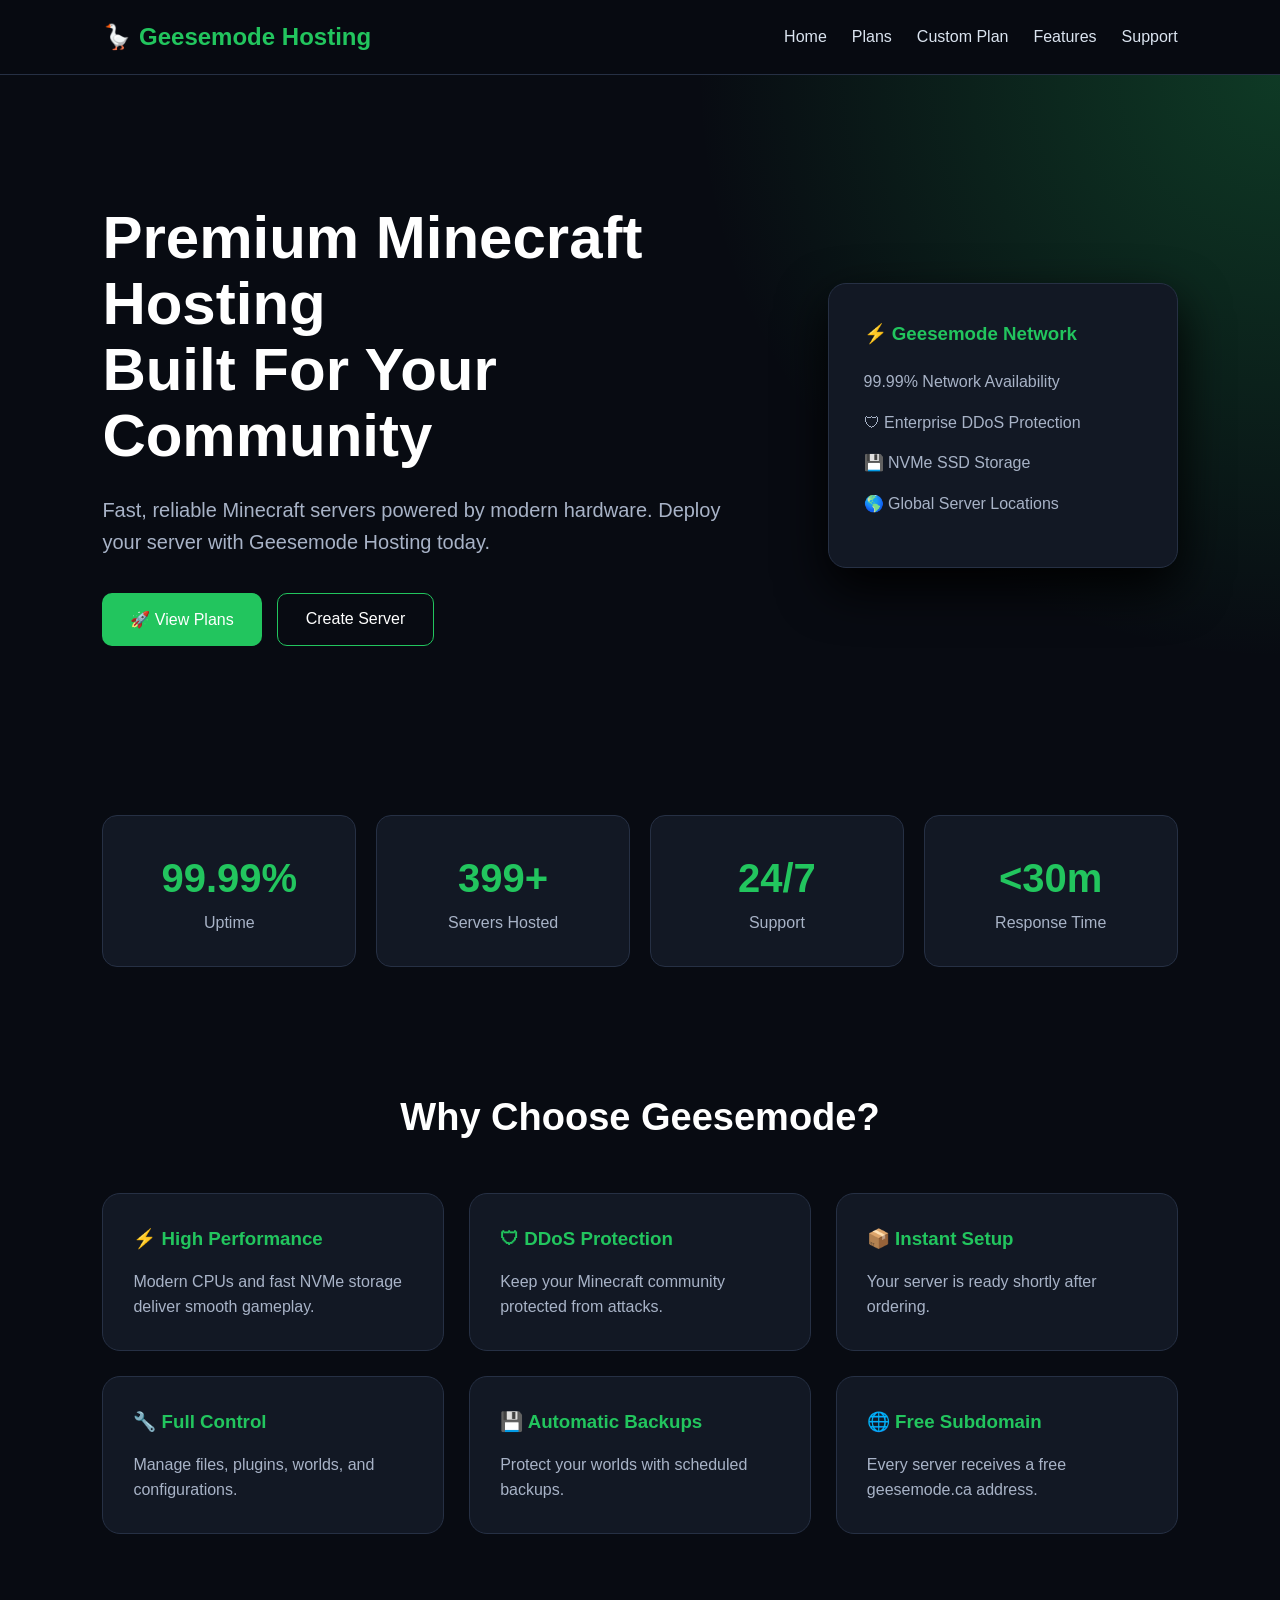
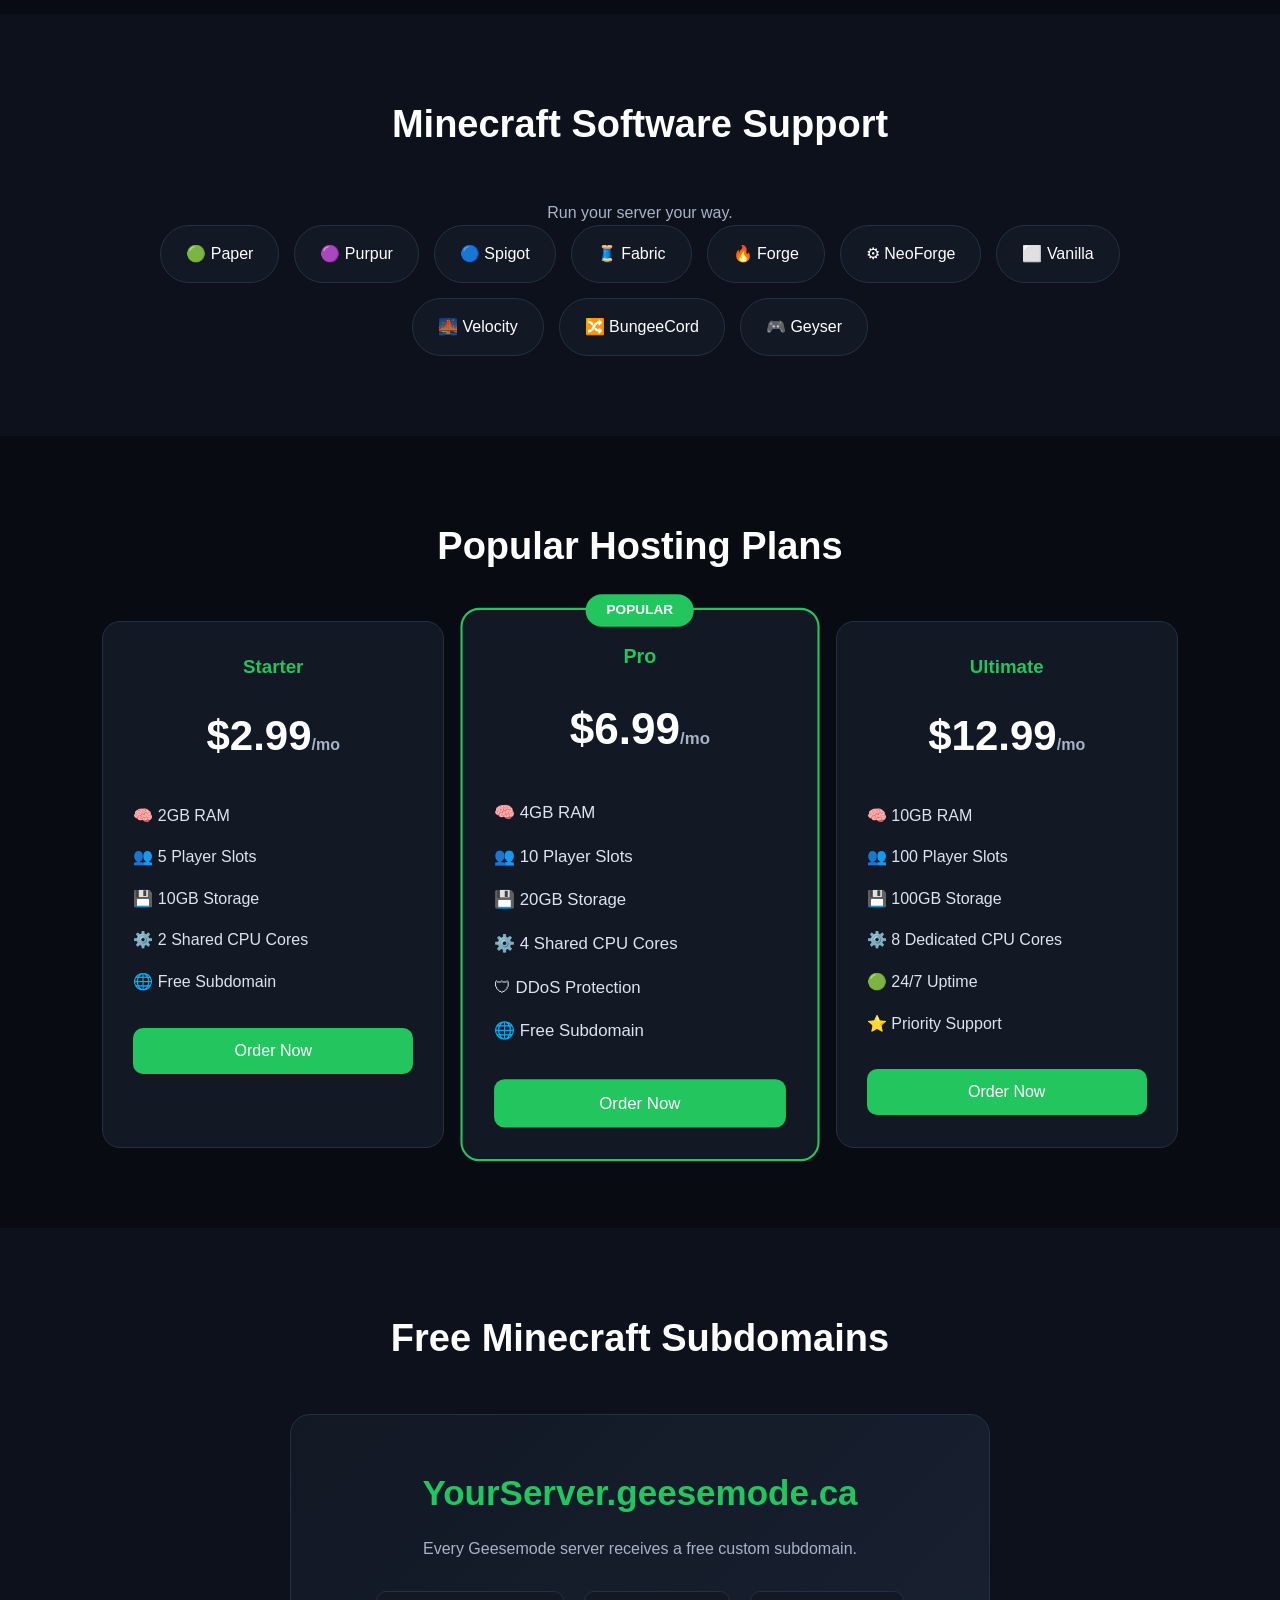
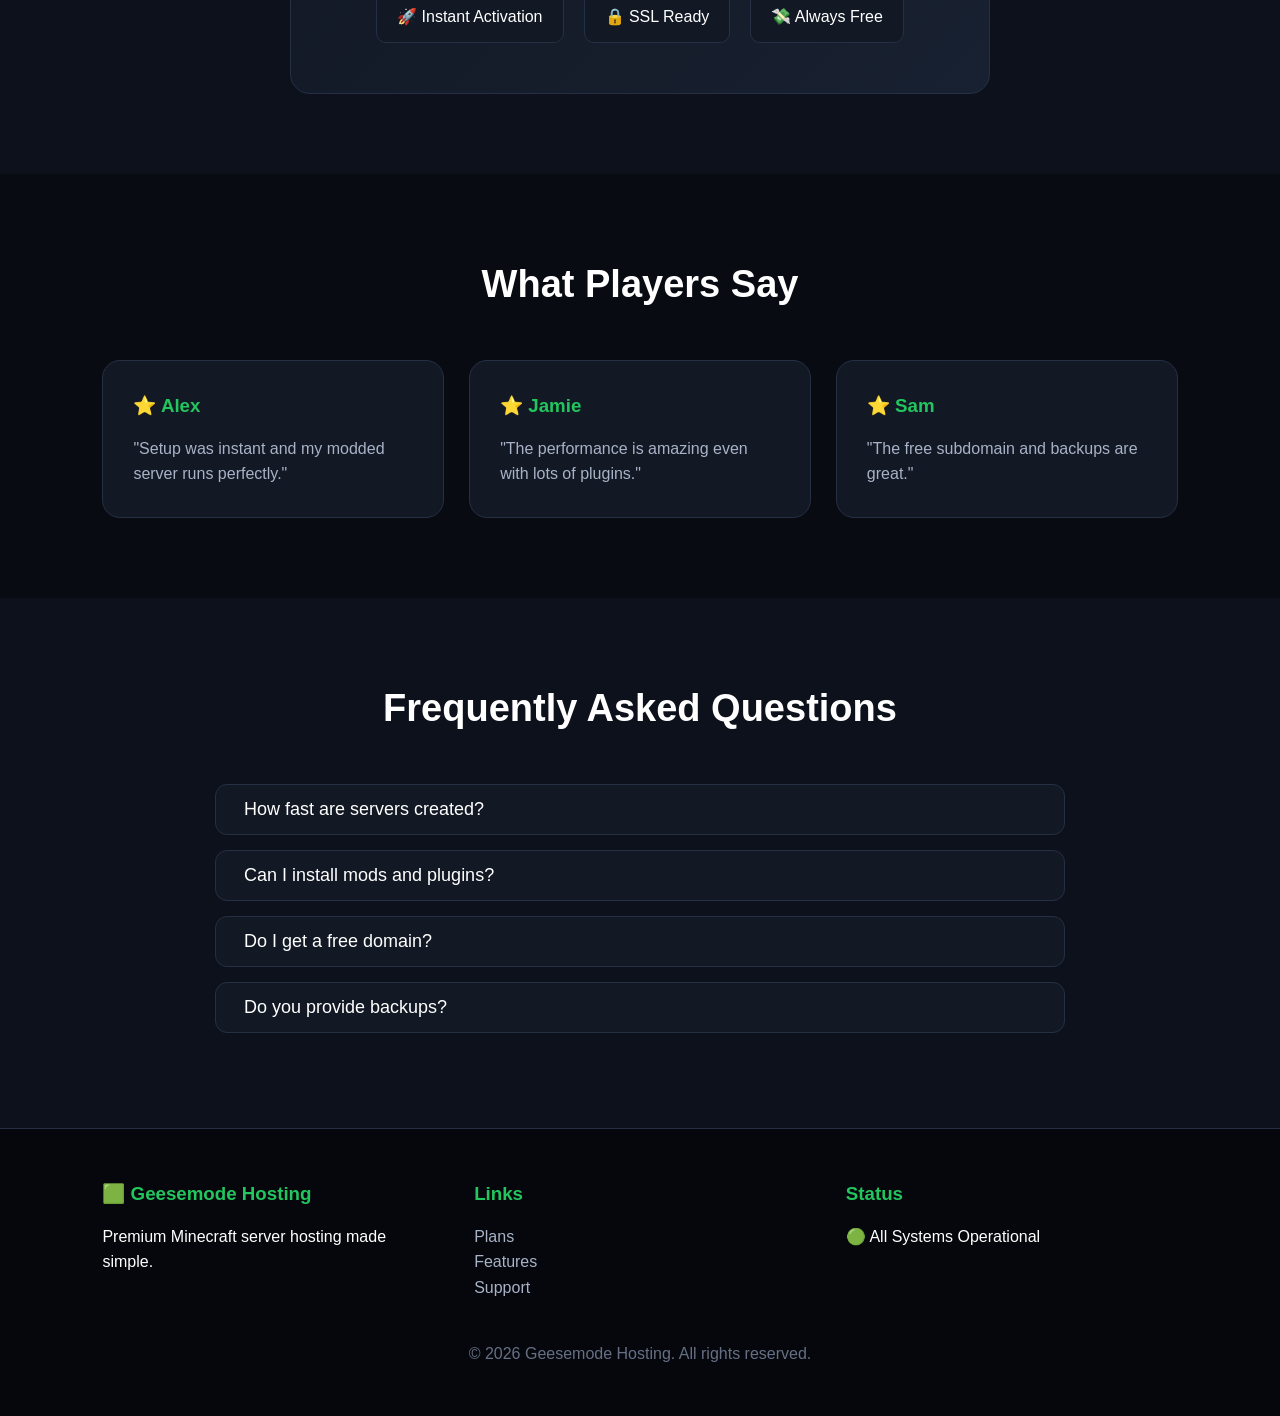
<file: index.html>
<!DOCTYPE html>
<html lang="en">

<head>
<meta charset="UTF-8">
<meta name="viewport" content="width=device-width, initial-scale=1.0">
<link rel="icon" type="image/x-icon" href="icon.png">
<title>Geesemode Hosting | Premium Minecraft Server Hosting</title>

<link rel="stylesheet" href="style.css">

</head>

<body>

<header class="navbar">

<div class="logo">
🪿 Geesemode Hosting
</div>

<nav>
<a href="index.html">Home</a>
<a href="plans.html">Plans</a>
<a href="custom.html">Custom Plan</a>
<a href="features.html">Features</a>
<a href="support.html">Support</a>
</nav>

<button class="mobile-menu" onclick="toggleMenu()">
☰
</button>

</header>


<section class="hero">

<div class="hero-content">

<h1>
Premium Minecraft Hosting
<br>
Built For Your Community
</h1>

<p>
Fast, reliable Minecraft servers powered by modern hardware.
Deploy your server with Geesemode Hosting today.
</p>


<div class="hero-buttons">

<a href="plans.html" class="btn">
🚀 View Plans
</a>

<button onclick="openStock()" class="btn secondary">
Create Server
</button>

</div>

</div>


<div class="hero-card">

<h3>
⚡ Geesemode Network
</h3>

<p>
99.99% Network Availability
</p>

<p>
🛡 Enterprise DDoS Protection
</p>

<p>
💾 NVMe SSD Storage
</p>

<p>
🌎 Global Server Locations
</p>

</div>

</section>



<section class="stats">

<div class="stat">

<h2>
99.99%
</h2>

<p>
Uptime
</p>

</div>

<div class="stat">

<h2>
500+
</h2>

<p>
Servers Hosted
</p>

</div>

<div class="stat">

<h2>
24/7
</h2>

<p>
Support
</p>

</div>

<div class="stat">

<h2>
&lt;30m
</h2>

<p>
Response Time
</p>

</div>

</section>





<section class="section">


<h2>
Why Choose Geesemode?
</h2>


<div class="cards">


<div class="card">

<h3>
⚡ High Performance
</h3>

<p>
Modern CPUs and fast NVMe storage deliver smooth gameplay.
</p>

</div>



<div class="card">

<h3>
🛡 DDoS Protection
</h3>

<p>
Keep your Minecraft community protected from attacks.
</p>

</div>



<div class="card">

<h3>
📦 Instant Setup
</h3>

<p>
Your server is ready shortly after ordering.
</p>

</div>



<div class="card">

<h3>
🔧 Full Control
</h3>

<p>
Manage files, plugins, worlds, and configurations.
</p>

</div>



<div class="card">

<h3>
💾 Automatic Backups
</h3>

<p>
Protect your worlds with scheduled backups.
</p>

</div>



<div class="card">

<h3>
🌐 Free Subdomain
</h3>

<p>
Every server receives a free geesemode.ca address.
</p>

</div>


</div>

</section>





<section class="section dark">


<h2>
Minecraft Software Support
</h2>


<p class="center">
Run your server your way.
</p>


<div class="software">


<span>🟢 Paper</span>
<span>🟣 Purpur</span>
<span>🔵 Spigot</span>
<span>🧵 Fabric</span>
<span>🔥 Forge</span>
<span>⚙ NeoForge</span>
<span>⬜ Vanilla</span>
<span>🌉 Velocity</span>
<span>🔀 BungeeCord</span>
<span>🎮 Geyser</span>


</div>


</section>
<section class="section">

<h2>
Popular Hosting Plans
</h2>


<div class="cards">


<div class="plan-card">

<h3>
Starter
</h3>

<h1>
$2.99<span>/mo</span>
</h1>

<ul>
<li>🧠 2GB RAM</li>
<li>👥 5 Player Slots</li>
<li>💾 10GB Storage</li>
<li>⚙️ 2 Shared CPU Cores</li>
<li>🌐 Free Subdomain</li>
</ul>

<button onclick="openStock()">
Order Now
</button>

</div>




<div class="plan-card featured">

<div class="badge">
POPULAR
</div>

<h3>
Pro
</h3>

<h1>
$6.99<span>/mo</span>
</h1>

<ul>
<li>🧠 4GB RAM</li>
<li>👥 10 Player Slots</li>
<li>💾 20GB Storage</li>
<li>⚙️ 4 Shared CPU Cores</li>
<li>🛡 DDoS Protection</li>
<li>🌐 Free Subdomain</li>
</ul>

<button onclick="openStock()">
Order Now
</button>

</div>




<div class="plan-card">

<h3>
Ultimate
</h3>

<h1>
$12.99<span>/mo</span>
</h1>

<ul>
<li>🧠 10GB RAM</li>
<li>👥 100 Player Slots</li>
<li>💾 100GB Storage</li>
<li>⚙️ 8 Dedicated CPU Cores</li>
<li>🟢 24/7 Uptime</li>
<li>⭐ Priority Support</li>
</ul>

<button onclick="openStock()">
Order Now
</button>

</div>


</div>


</section>





<section class="section dark">

<h2>
Free Minecraft Subdomains
</h2>


<div class="domain-box">

<h3>
YourServer.geesemode.ca
</h3>


<p>
Every Geesemode server receives a free custom subdomain.
</p>


<div class="domain-features">

<div>
🚀 Instant Activation
</div>

<div>
🔒 SSL Ready
</div>

<div>
💸 Always Free
</div>

</div>


</div>


</section>





<section class="section">


<h2>
What Players Say
</h2>


<div class="cards">


<div class="card">

<h3>
⭐ Alex
</h3>

<p>
"Setup was instant and my modded server runs perfectly."
</p>

</div>



<div class="card">

<h3>
⭐ Jamie
</h3>

<p>
"The performance is amazing even with lots of plugins."
</p>

</div>



<div class="card">

<h3>
⭐ Sam
</h3>

<p>
"The free subdomain and backups are great."
</p>

</div>


</div>


</section>





<section class="section dark">


<h2>
Frequently Asked Questions
</h2>


<div class="faq">


<div class="faq-item">

<button onclick="toggleFAQ(this)">
How fast are servers created?
</button>

<p>
Servers are normally prepared within minutes after purchase.
</p>

</div>



<div class="faq-item">

<button onclick="toggleFAQ(this)">
Can I install mods and plugins?
</button>

<p>
Yes. Geesemode supports Paper, Forge, Fabric, NeoForge, and more.
</p>

</div>



<div class="faq-item">

<button onclick="toggleFAQ(this)">
Do I get a free domain?
</button>

<p>
Yes. Every server includes a free geesemode.com subdomain.
</p>

</div>



<div class="faq-item">

<button onclick="toggleFAQ(this)">
Do you provide backups?
</button>

<p>
Automatic backups are available depending on your plan.
</p>

</div>


</div>


</section>





<footer>


<div class="footer-grid">


<div>

<h3>
🟩 Geesemode Hosting
</h3>

<p>
Premium Minecraft server hosting made simple.
</p>

</div>



<div>

<h3>
Links
</h3>

<a href="plans.html">
Plans
</a>

<br>

<a href="features.html">
Features
</a>

<br>

<a href="support.html">
Support
</a>

</div>



<div>

<h3>
Status
</h3>

<p>
🟢 All Systems Operational
</p>

</div>


</div>


<p class="copyright">
© 2026 Geesemode Hosting. All rights reserved.
</p>


</footer>





<div id="stockModal" class="modal">


<div class="modal-box">


<h1>
🚫 Out of Stock!
</h1>


<p>
All available Minecraft hosting nodes are currently occupied.
</p>


<p>
Our team is deploying additional hardware.
</p>


<p>
Please check back soon.
</p>


<button onclick="closeStock()">
Close
</button>


</div>


</div>




<script src="script.js"></script>


</body>

</html>
</file>
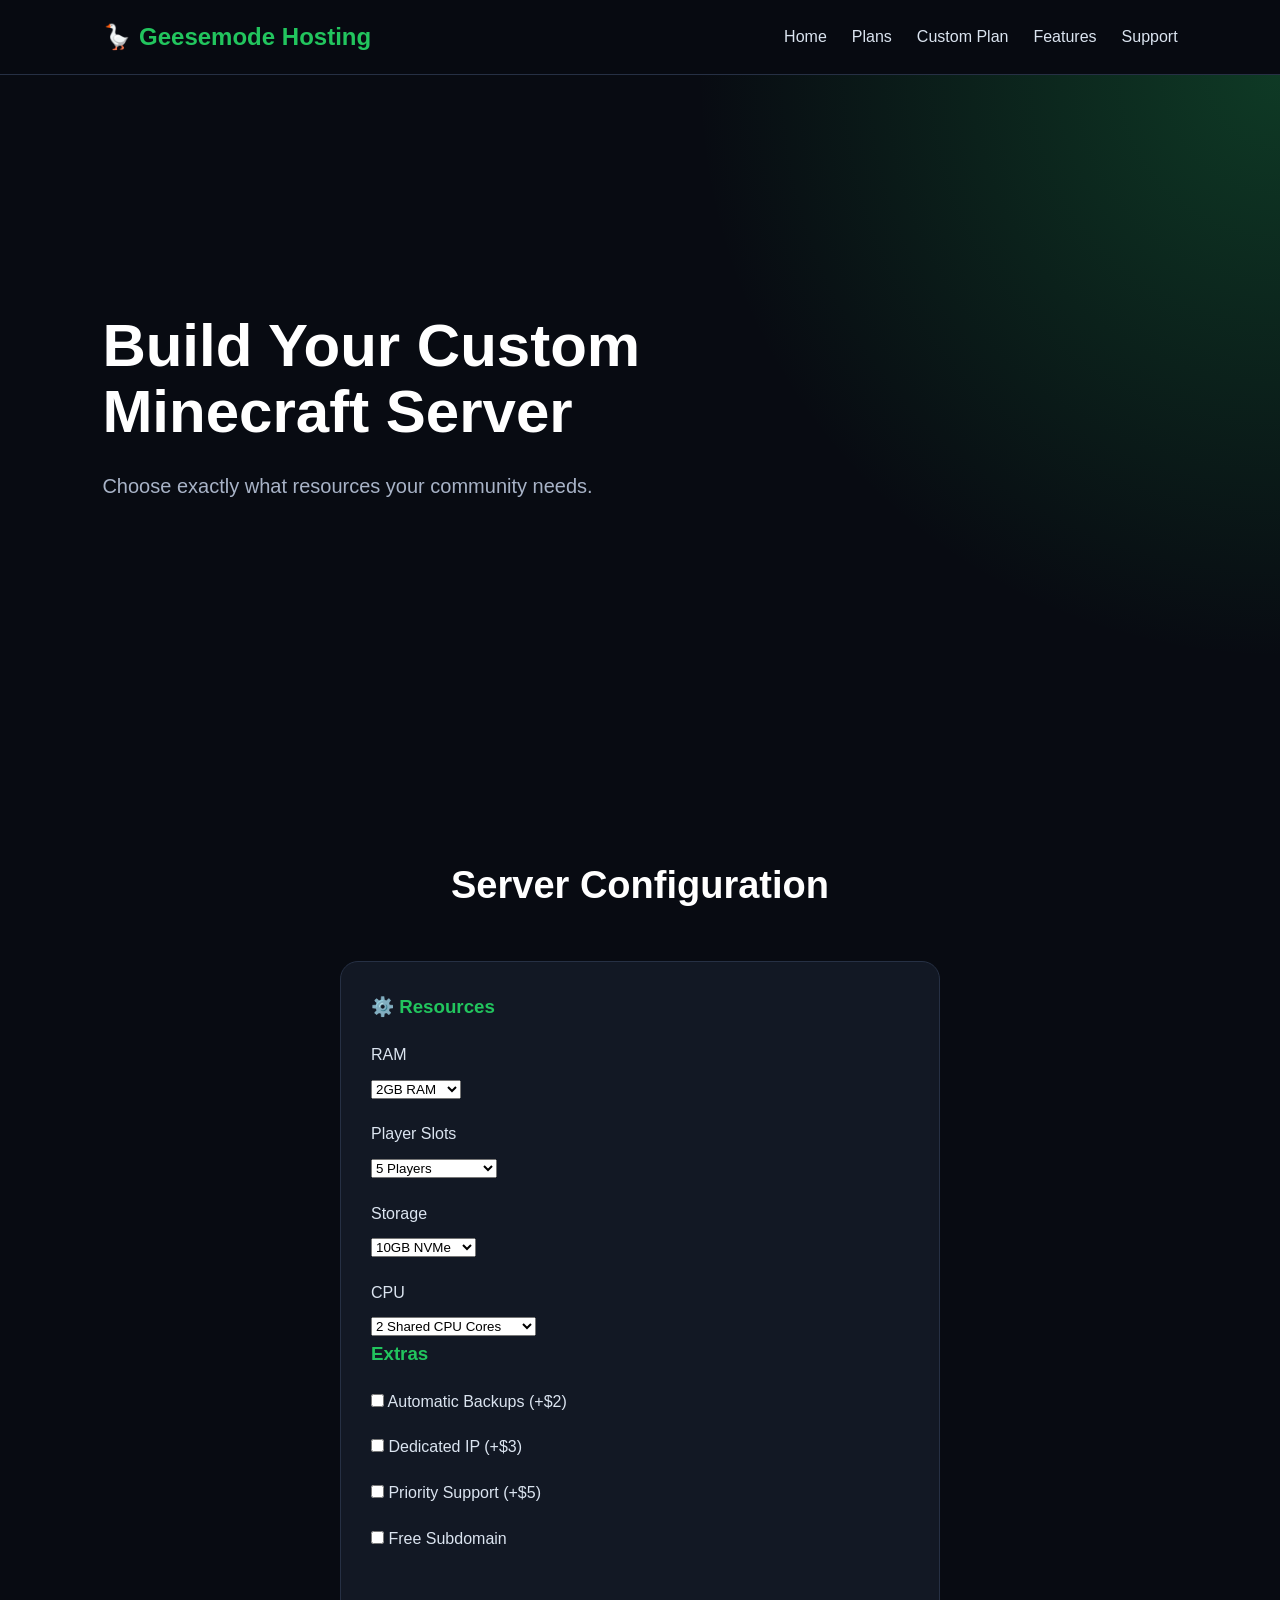
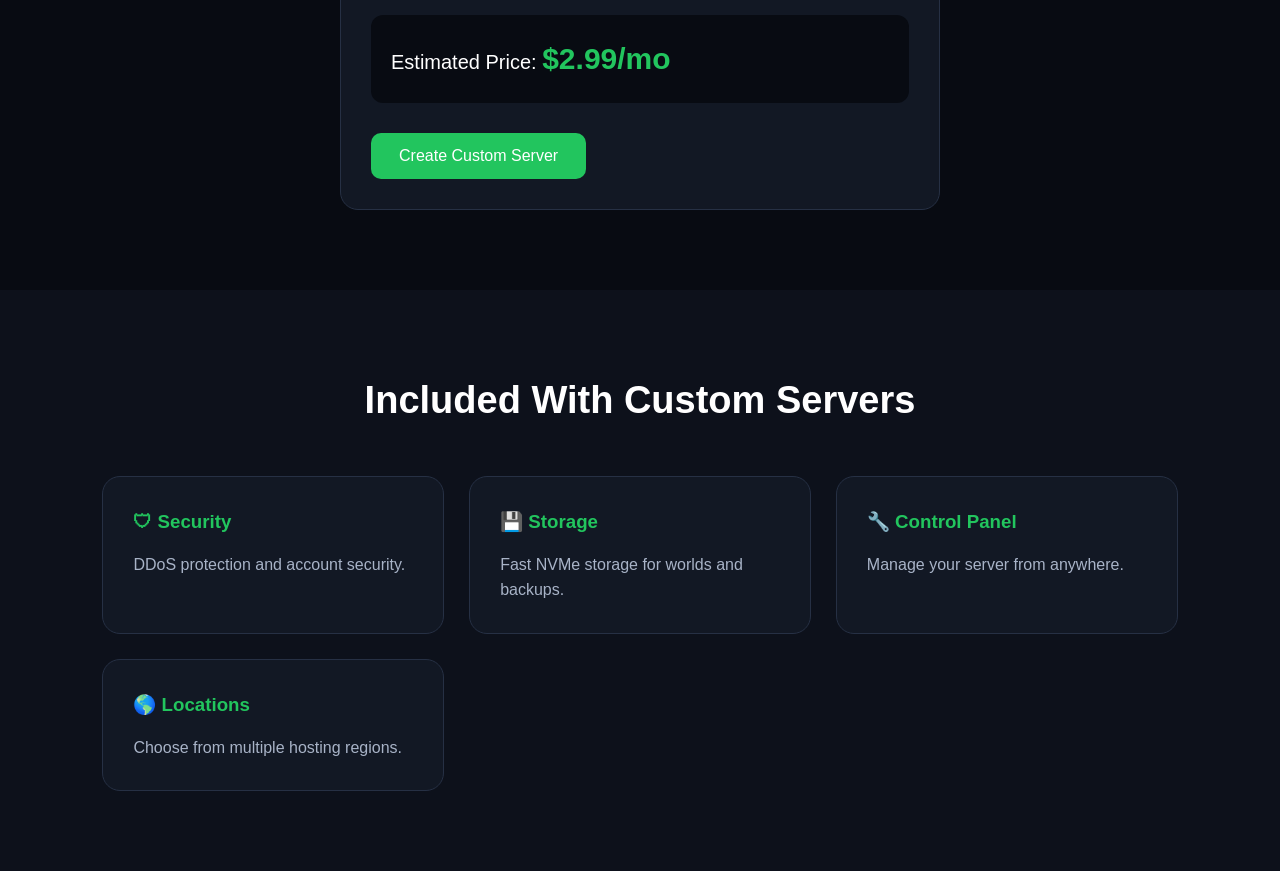
<file: custom.html>
<!DOCTYPE html>
<html lang="en">

<head>
<link rel="icon" type="image/x-icon" href="icon.png">
<meta charset="UTF-8">
<meta name="viewport" content="width=device-width, initial-scale=1.0">

<title>Geesemode Hosting | Custom Server</title>

<link rel="stylesheet" href="style.css">

</head>


<body>


<header class="navbar">

<div class="logo">
🪿 Geesemode Hosting
</div>


<nav>

<a href="index.html">Home</a>
<a href="plans.html">Plans</a>
<a href="custom.html">Custom Plan</a>
<a href="features.html">Features</a>
<a href="support.html">Support</a>

</nav>


<button class="mobile-menu" onclick="toggleMenu()">
☰
</button>


</header>







<section class="hero">

<div class="hero-content">

<h1>
Build Your Custom Minecraft Server
</h1>

<p>
Choose exactly what resources your community needs.
</p>

</div>

</section>







<section class="section">


<h2>
Server Configuration
</h2>



<div class="card custom-builder">


<h3>
⚙️ Resources
</h3>



<label for="ram">RAM</label>

<select id="ram" name="ram" onchange="calculateCustomPrice()">

<option value="0">
2GB RAM
</option>

<option value="2">
4GB RAM
</option>

<option value="5">
8GB RAM
</option>

<option value="9">
16GB RAM
</option>

<option value="18">
32GB RAM
</option>

</select>





<label for="players">Player Slots</label>


<select id="players" name="players" onchange="calculateCustomPrice()">

<option value="0">
5 Players
</option>

<option value="1">
10 Players
</option>

<option value="3">
25 Players
</option>

<option value="5">
50 Players
</option>

<option value="10">
100 Players
</option>

<option value="15">
Unlimited Players
</option>

</select>






<label for="storage">Storage</label>


<select id="storage" name="storage" onchange="calculateCustomPrice()">

<option value="0">
10GB NVMe
</option>

<option value="2">
25GB NVMe
</option>

<option value="5">
50GB NVMe
</option>

<option value="10">
100GB NVMe
</option>

<option value="20">
250GB NVMe
</option>

<option value="35">
500GB NVMe
</option>

</select>






<label for="cpu">CPU</label>


<select id="cpu" name="cpu" onchange="calculateCustomPrice()">


<option value="0">
2 Shared CPU Cores
</option>


<option value="3">
4 Shared CPU Cores
</option>


<option value="7">
6 Shared CPU Cores
</option>


<option value="15">
8 Dedicated CPU Cores
</option>


</select>






<h3>
Extras
</h3>


<label class="check">

<input type="checkbox" id="backup"
onchange="calculateCustomPrice()">

Automatic Backups (+$2)

</label>


<label class="check">

<input type="checkbox" id="ip"
onchange="calculateCustomPrice()">

Dedicated IP (+$3)

</label>



<label class="check">

<input type="checkbox" id="priority"
onchange="calculateCustomPrice()">

Priority Support (+$5)

</label>



<label class="check">

<input type="checkbox" id="subdomain">

Free Subdomain

</label>



<br>


<div class="price-box">

Estimated Price:

<strong id="customPrice">
$2.99/mo
</strong>


</div>



<button onclick="openStock()">

Create Custom Server

</button>



</div>


</section>







<section class="section dark">


<h2>
Included With Custom Servers
</h2>


<div class="cards">


<div class="card">

<h3>
🛡 Security
</h3>

<p>
DDoS protection and account security.
</p>

</div>



<div class="card">

<h3>
💾 Storage
</h3>

<p>
Fast NVMe storage for worlds and backups.
</p>

</div>



<div class="card">

<h3>
🔧 Control Panel
</h3>

<p>
Manage your server from anywhere.
</p>

</div>



<div class="card">

<h3>
🌎 Locations
</h3>

<p>
Choose from multiple hosting regions.
</p>

</div>


</div>


</section>







<div id="stockModal" class="modal">


<div class="modal-box">


<h1>
🚫 Out of Stock!
</h1>


<p>
Custom server orders are temporarily unavailable.
</p>


<p>
New hardware is being deployed.
</p>


<button onclick="closeStock()">
Close
</button>


</div>


</div>







<script src="script.js"></script>


<script>

function calculateCustomPrice(){


let price = 2.99;


price += Number(
document.getElementById("ram").value
);


price += Number(
document.getElementById("players").value
);


price += Number(
document.getElementById("storage").value
);


price += Number(
document.getElementById("cpu").value
);



if(document.getElementById("backup").checked){

price += 2;

}



if(document.getElementById("ip").checked){

price += 3;

}



if(document.getElementById("priority").checked){

price += 5;

}



document.getElementById("customPrice").innerHTML =
"$" + price.toFixed(2) + "/mo";


}


</script>


</body>

</html>
</file>
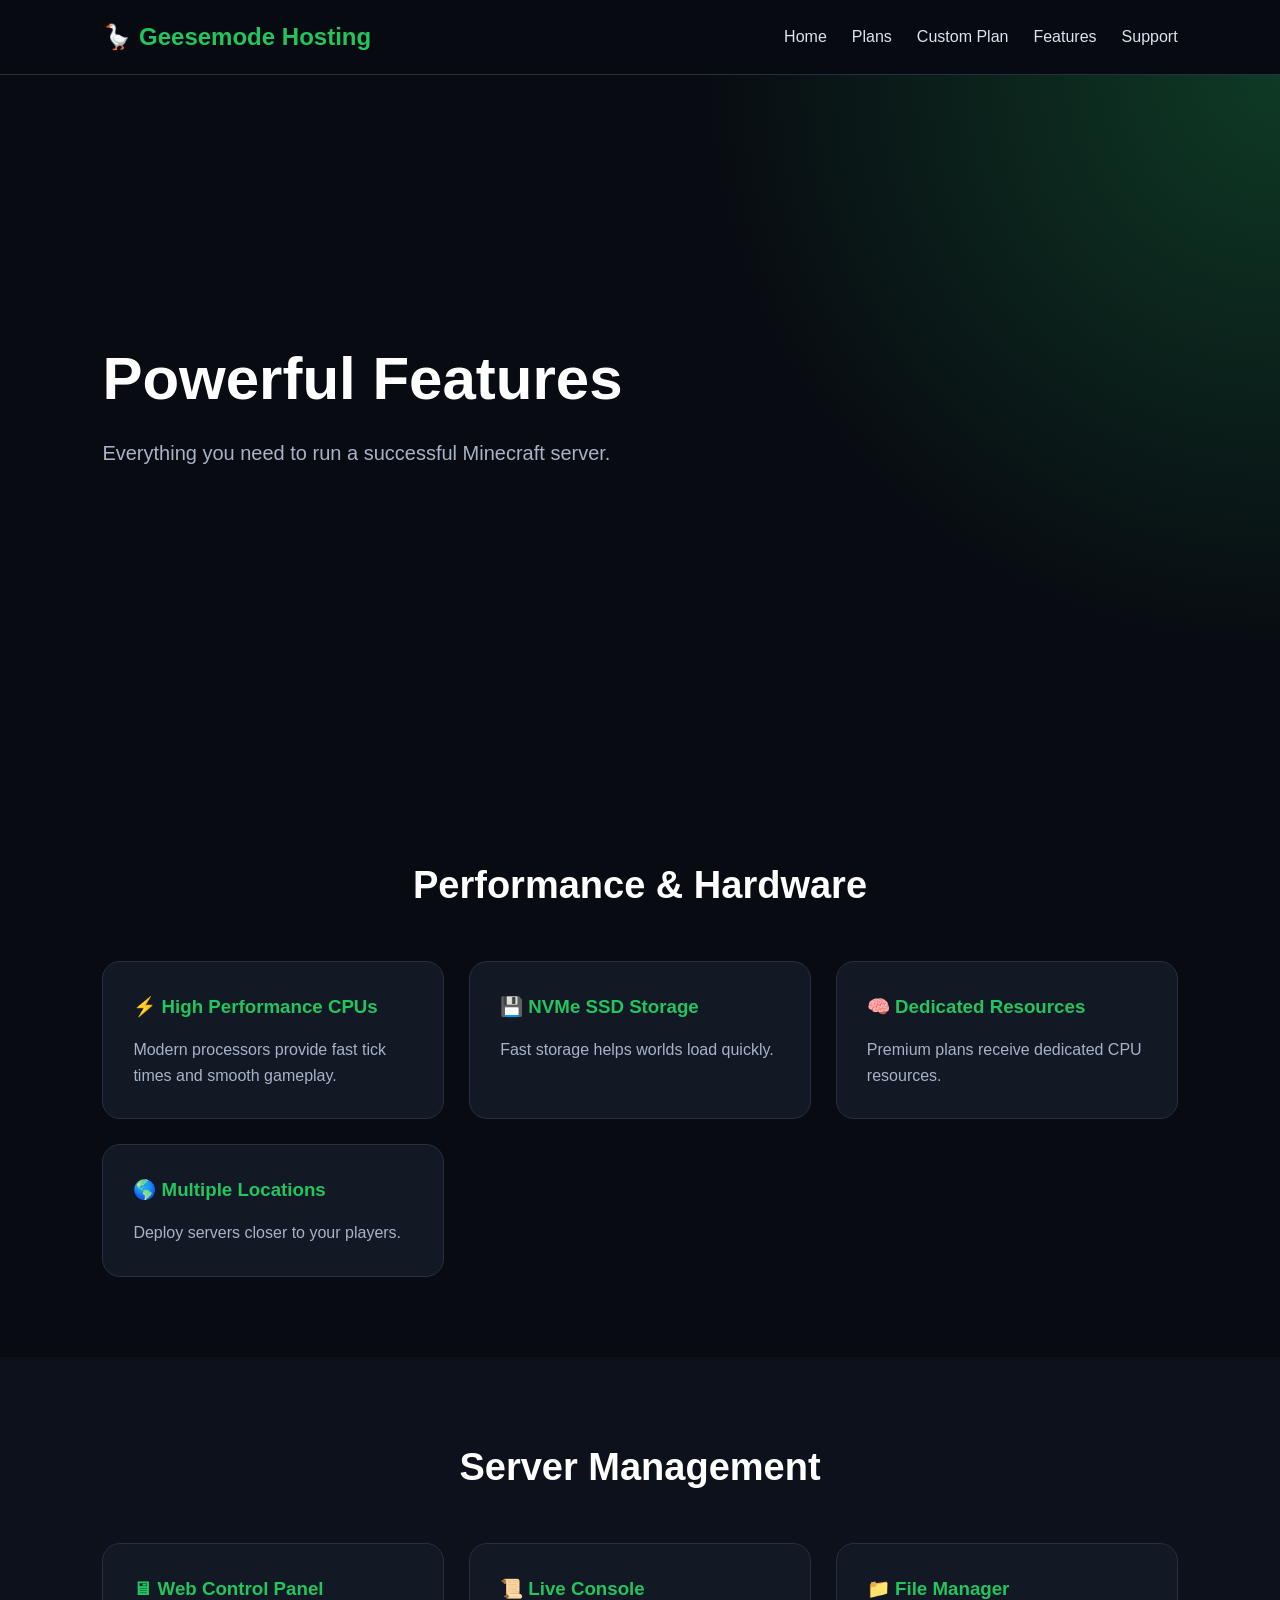
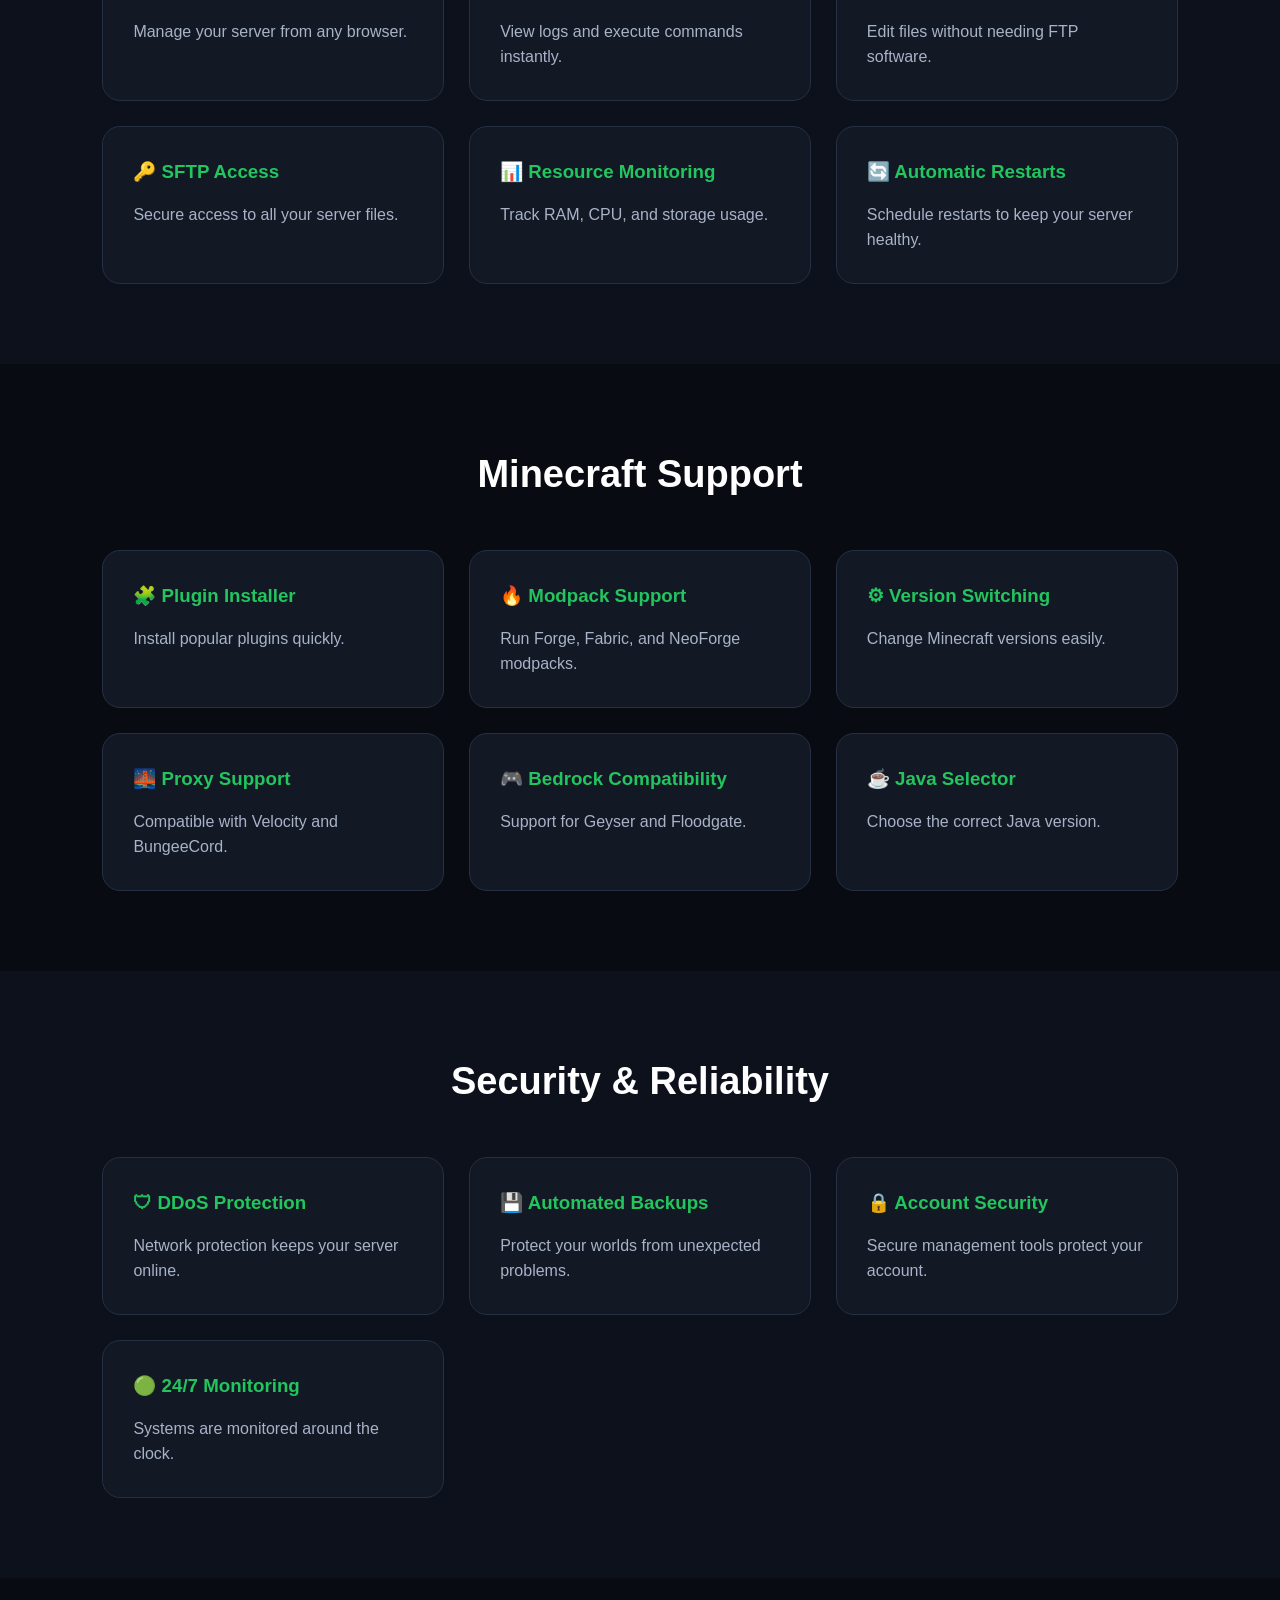
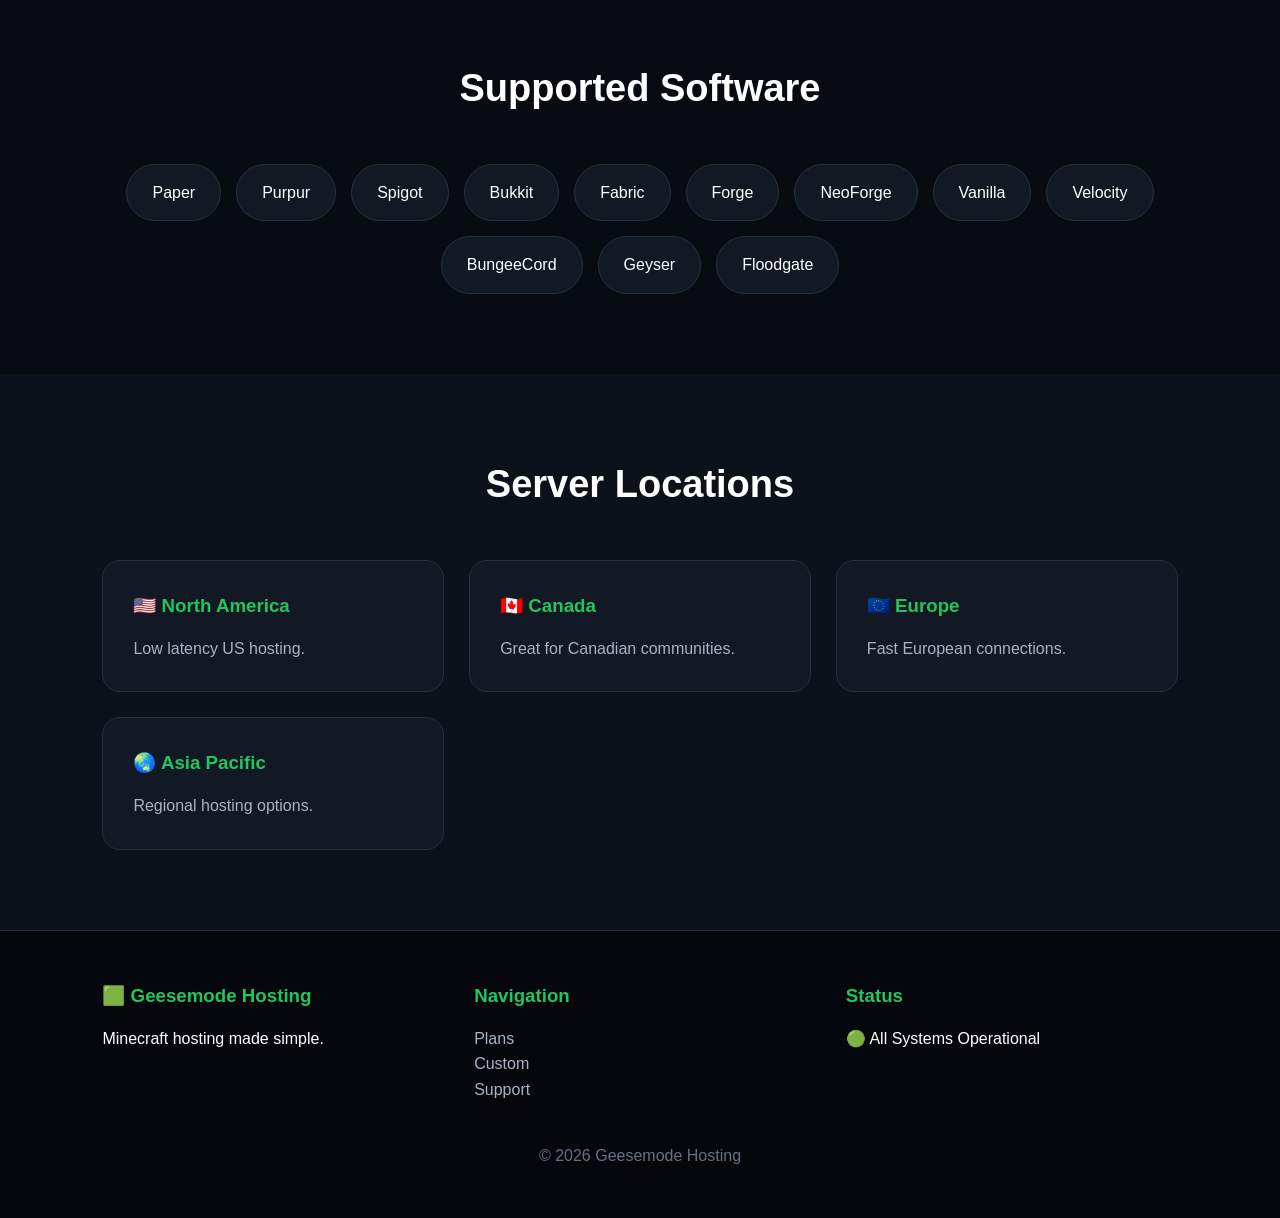
<file: features.html>
<!DOCTYPE html>
<html lang="en">

<head>
<link rel="icon" type="image/x-icon" href="icon.png">
<meta charset="UTF-8">
<meta name="viewport" content="width=device-width, initial-scale=1.0">

<title>Geesemode Hosting | Features</title>

<link rel="stylesheet" href="style.css">

</head>


<body>


<header class="navbar">

<div class="logo">
🪿 Geesemode Hosting
</div>


<nav>

<a href="index.html">Home</a>
<a href="plans.html">Plans</a>
<a href="custom.html">Custom Plan</a>
<a href="features.html">Features</a>
<a href="support.html">Support</a>

</nav>


<button class="mobile-menu" onclick="toggleMenu()">
☰
</button>

</header>







<section class="hero">

<div class="hero-content">

<h1>
Powerful Features
</h1>

<p>
Everything you need to run a successful Minecraft server.
</p>

</div>

</section>








<section class="section">


<h2>
Performance & Hardware
</h2>



<div class="cards">


<div class="card">

<h3>
⚡ High Performance CPUs
</h3>

<p>
Modern processors provide fast tick times and smooth gameplay.
</p>

</div>



<div class="card">

<h3>
💾 NVMe SSD Storage
</h3>

<p>
Fast storage helps worlds load quickly.
</p>

</div>



<div class="card">

<h3>
🧠 Dedicated Resources
</h3>

<p>
Premium plans receive dedicated CPU resources.
</p>

</div>



<div class="card">

<h3>
🌎 Multiple Locations
</h3>

<p>
Deploy servers closer to your players.
</p>

</div>


</div>


</section>








<section class="section dark">


<h2>
Server Management
</h2>



<div class="cards">


<div class="card">

<h3>
🖥 Web Control Panel
</h3>

<p>
Manage your server from any browser.
</p>

</div>



<div class="card">

<h3>
📜 Live Console
</h3>

<p>
View logs and execute commands instantly.
</p>

</div>



<div class="card">

<h3>
📁 File Manager
</h3>

<p>
Edit files without needing FTP software.
</p>

</div>



<div class="card">

<h3>
🔑 SFTP Access
</h3>

<p>
Secure access to all your server files.
</p>

</div>



<div class="card">

<h3>
📊 Resource Monitoring
</h3>

<p>
Track RAM, CPU, and storage usage.
</p>

</div>



<div class="card">

<h3>
🔄 Automatic Restarts
</h3>

<p>
Schedule restarts to keep your server healthy.
</p>

</div>


</div>


</section>








<section class="section">


<h2>
Minecraft Support
</h2>



<div class="cards">


<div class="card">

<h3>
🧩 Plugin Installer
</h3>

<p>
Install popular plugins quickly.
</p>

</div>



<div class="card">

<h3>
🔥 Modpack Support
</h3>

<p>
Run Forge, Fabric, and NeoForge modpacks.
</p>

</div>



<div class="card">

<h3>
⚙ Version Switching
</h3>

<p>
Change Minecraft versions easily.
</p>

</div>



<div class="card">

<h3>
🌉 Proxy Support
</h3>

<p>
Compatible with Velocity and BungeeCord.
</p>

</div>



<div class="card">

<h3>
🎮 Bedrock Compatibility
</h3>

<p>
Support for Geyser and Floodgate.
</p>

</div>



<div class="card">

<h3>
☕ Java Selector
</h3>

<p>
Choose the correct Java version.
</p>

</div>


</div>


</section>








<section class="section dark">


<h2>
Security & Reliability
</h2>



<div class="cards">


<div class="card">

<h3>
🛡 DDoS Protection
</h3>

<p>
Network protection keeps your server online.
</p>

</div>



<div class="card">

<h3>
💾 Automated Backups
</h3>

<p>
Protect your worlds from unexpected problems.
</p>

</div>



<div class="card">

<h3>
🔒 Account Security
</h3>

<p>
Secure management tools protect your account.
</p>

</div>



<div class="card">

<h3>
🟢 24/7 Monitoring
</h3>

<p>
Systems are monitored around the clock.
</p>

</div>


</div>


</section>








<section class="section">


<h2>
Supported Software
</h2>


<div class="software">

<span>Paper</span>
<span>Purpur</span>
<span>Spigot</span>
<span>Bukkit</span>
<span>Fabric</span>
<span>Forge</span>
<span>NeoForge</span>
<span>Vanilla</span>
<span>Velocity</span>
<span>BungeeCord</span>
<span>Geyser</span>
<span>Floodgate</span>

</div>


</section>








<section class="section dark">


<h2>
Server Locations
</h2>


<div class="cards">


<div class="card">

<h3>
🇺🇸 North America
</h3>

<p>
Low latency US hosting.
</p>

</div>


<div class="card">

<h3>
🇨🇦 Canada
</h3>

<p>
Great for Canadian communities.
</p>

</div>


<div class="card">

<h3>
🇪🇺 Europe
</h3>

<p>
Fast European connections.
</p>

</div>


<div class="card">

<h3>
🌏 Asia Pacific
</h3>

<p>
Regional hosting options.
</p>

</div>


</div>


</section>







<footer>


<div class="footer-grid">

<div>

<h3>
🟩 Geesemode Hosting
</h3>

<p>
Minecraft hosting made simple.
</p>

</div>


<div>

<h3>
Navigation
</h3>

<a href="plans.html">Plans</a><br>
<a href="custom.html">Custom</a><br>
<a href="support.html">Support</a>

</div>


<div>

<h3>
Status
</h3>

<p>
🟢 All Systems Operational
</p>

</div>


</div>


<p class="copyright">
© 2026 Geesemode Hosting
</p>


</footer>





<script src="script.js"></script>


</body>

</html>
</file>
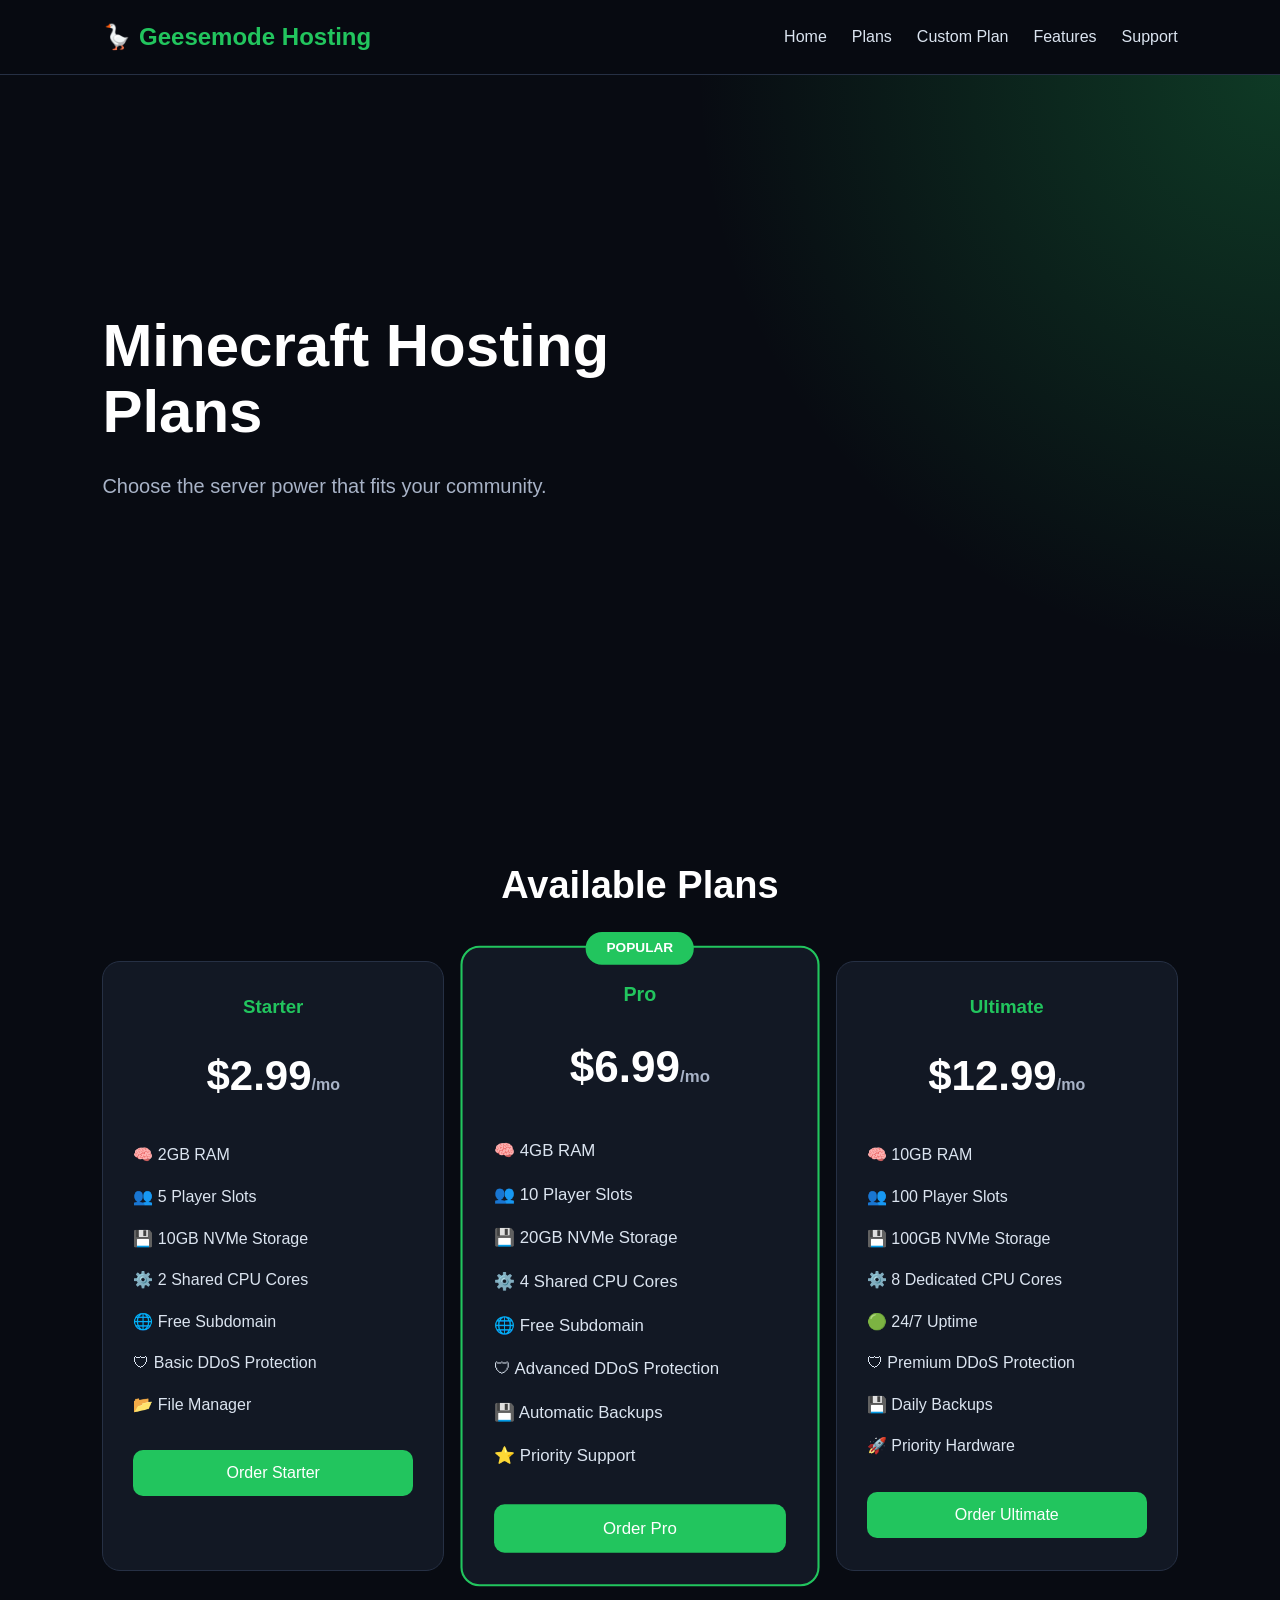
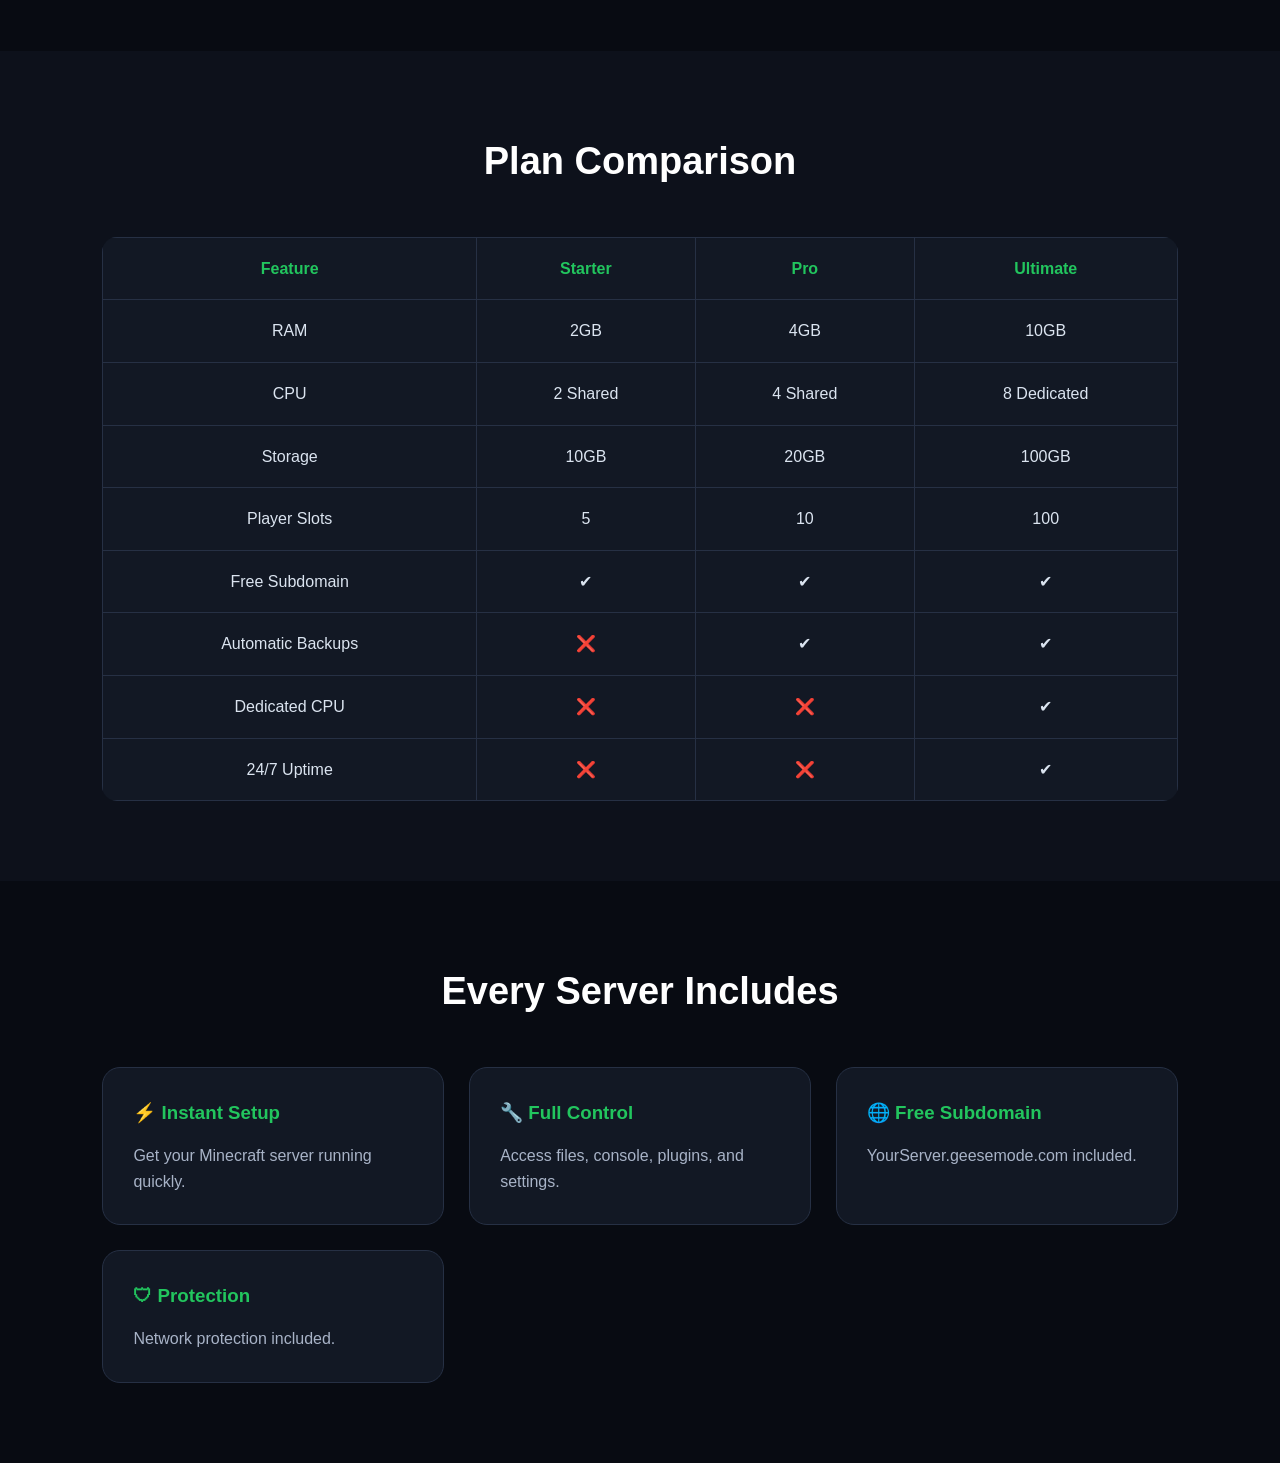
<file: plans.html>
<!DOCTYPE html>
<html lang="en">

<head>

<meta charset="UTF-8">
<meta name="viewport" content="width=device-width, initial-scale=1.0">
<link rel="icon" type="image/x-icon" href="icon.png">
<title>Geesemode Hosting | Plans</title>

<link rel="stylesheet" href="style.css">

</head>


<body>


<header class="navbar">

<div class="logo">
🪿 Geesemode Hosting
</div>


<nav>

<a href="index.html">Home</a>
<a href="plans.html">Plans</a>
<a href="custom.html">Custom Plan</a>
<a href="features.html">Features</a>
<a href="support.html">Support</a>

</nav>


<button class="mobile-menu" onclick="toggleMenu()">
☰
</button>


</header>





<section class="hero">

<div class="hero-content">

<h1>
Minecraft Hosting Plans
</h1>

<p>
Choose the server power that fits your community.
</p>

</div>


</section>






<section class="section">


<h2>
Available Plans
</h2>



<div class="cards">



<div class="plan-card">


<h3>
Starter
</h3>


<h1>
$2.99<span>/mo</span>
</h1>


<ul>

<li>🧠 2GB RAM</li>

<li>👥 5 Player Slots</li>

<li>💾 10GB NVMe Storage</li>

<li>⚙️ 2 Shared CPU Cores</li>

<li>🌐 Free Subdomain</li>

<li>🛡 Basic DDoS Protection</li>

<li>📂 File Manager</li>

</ul>


<button onclick="openStock()">
Order Starter
</button>


</div>






<div class="plan-card featured">


<div class="badge">
POPULAR
</div>


<h3>
Pro
</h3>


<h1>
$6.99<span>/mo</span>
</h1>



<ul>

<li>🧠 4GB RAM</li>

<li>👥 10 Player Slots</li>

<li>💾 20GB NVMe Storage</li>

<li>⚙️ 4 Shared CPU Cores</li>

<li>🌐 Free Subdomain</li>

<li>🛡 Advanced DDoS Protection</li>

<li>💾 Automatic Backups</li>

<li>⭐ Priority Support</li>

</ul>


<button onclick="openStock()">
Order Pro
</button>


</div>







<div class="plan-card">


<h3>
Ultimate
</h3>


<h1>
$12.99<span>/mo</span>
</h1>



<ul>

<li>🧠 10GB RAM</li>

<li>👥 100 Player Slots</li>

<li>💾 100GB NVMe Storage</li>

<li>⚙️ 8 Dedicated CPU Cores</li>

<li>🟢 24/7 Uptime</li>

<li>🛡 Premium DDoS Protection</li>

<li>💾 Daily Backups</li>

<li>🚀 Priority Hardware</li>

</ul>



<button onclick="openStock()">
Order Ultimate
</button>


</div>



</div>


</section>








<section class="section dark">


<h2>
Plan Comparison
</h2>



<div class="comparison-wrapper">


<table class="comparison">


<tr>

<th>
Feature
</th>

<th>
Starter
</th>

<th>
Pro
</th>

<th>
Ultimate
</th>

</tr>



<tr>

<td>
RAM
</td>

<td>
2GB
</td>

<td>
4GB
</td>

<td>
10GB
</td>

</tr>



<tr>

<td>
CPU
</td>

<td>
2 Shared
</td>

<td>
4 Shared
</td>

<td>
8 Dedicated
</td>

</tr>



<tr>

<td>
Storage
</td>

<td>
10GB
</td>

<td>
20GB
</td>

<td>
100GB
</td>

</tr>



<tr>

<td>
Player Slots
</td>

<td>
5
</td>

<td>
10
</td>

<td>
100
</td>

</tr>



<tr>

<td>
Free Subdomain
</td>

<td>
✔
</td>

<td>
✔
</td>

<td>
✔
</td>

</tr>



<tr>

<td>
Automatic Backups
</td>

<td>
❌
</td>

<td>
✔
</td>

<td>
✔
</td>

</tr>



<tr>

<td>
Dedicated CPU
</td>

<td>
❌
</td>

<td>
❌
</td>

<td>
✔
</td>

</tr>



<tr>

<td>
24/7 Uptime
</td>

<td>
❌
</td>

<td>
❌
</td>

<td>
✔
</td>

</tr>



</table>


</div>


</section>







<section class="section">


<h2>
Every Server Includes
</h2>



<div class="cards">


<div class="card">

<h3>
⚡ Instant Setup
</h3>

<p>
Get your Minecraft server running quickly.
</p>

</div>



<div class="card">

<h3>
🔧 Full Control
</h3>

<p>
Access files, console, plugins, and settings.
</p>

</div>



<div class="card">

<h3>
🌐 Free Subdomain
</h3>

<p>
YourServer.geesemode.com included.
</p>

</div>



<div class="card">

<h3>
🛡 Protection
</h3>

<p>
Network protection included.
</p>

</div>


</div>


</section>







<div id="stockModal" class="modal">


<div class="modal-box">


<h1>
🚫 Out of Stock!
</h1>


<p>
All Minecraft hosting nodes are currently full.
</p>


<p>
More hardware is being prepared.
</p>


<button onclick="closeStock()">
Close
</button>


</div>


</div>







<script src="script.js"></script>


</body>

</html>
</file>
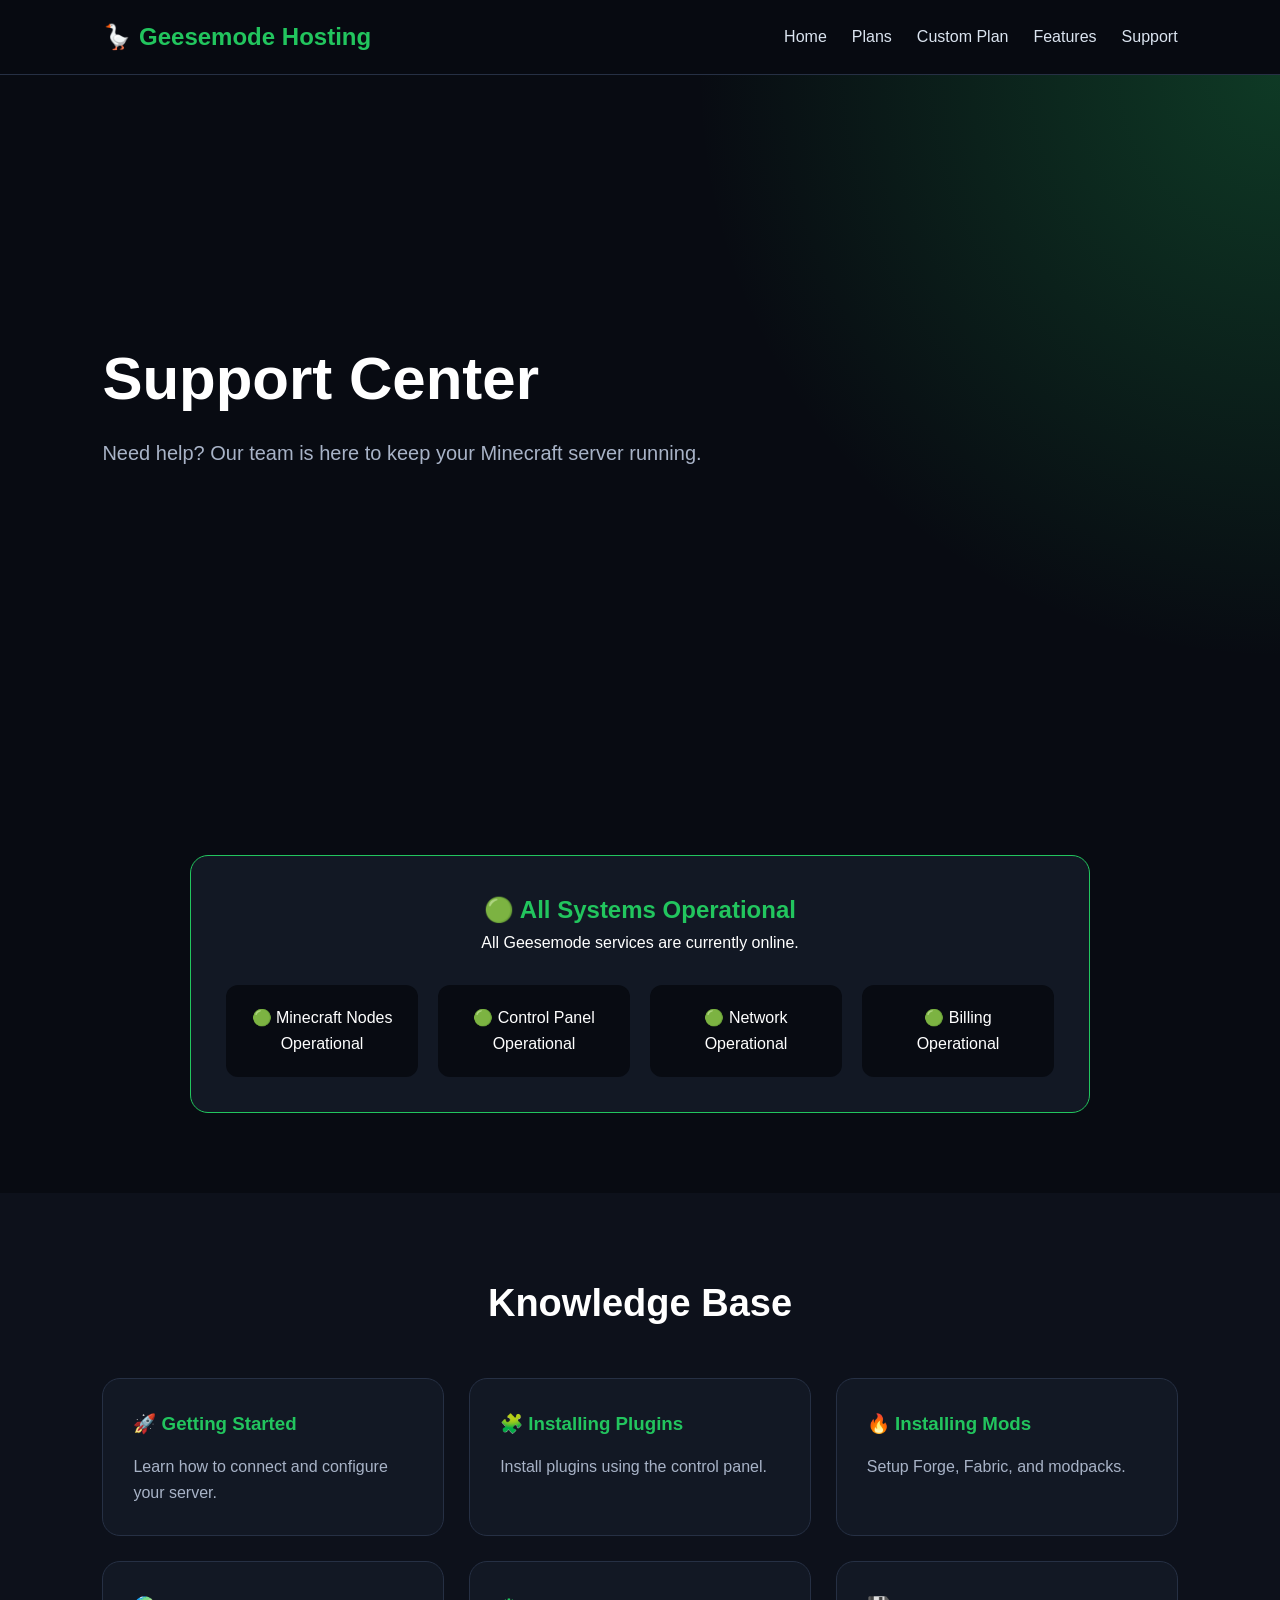
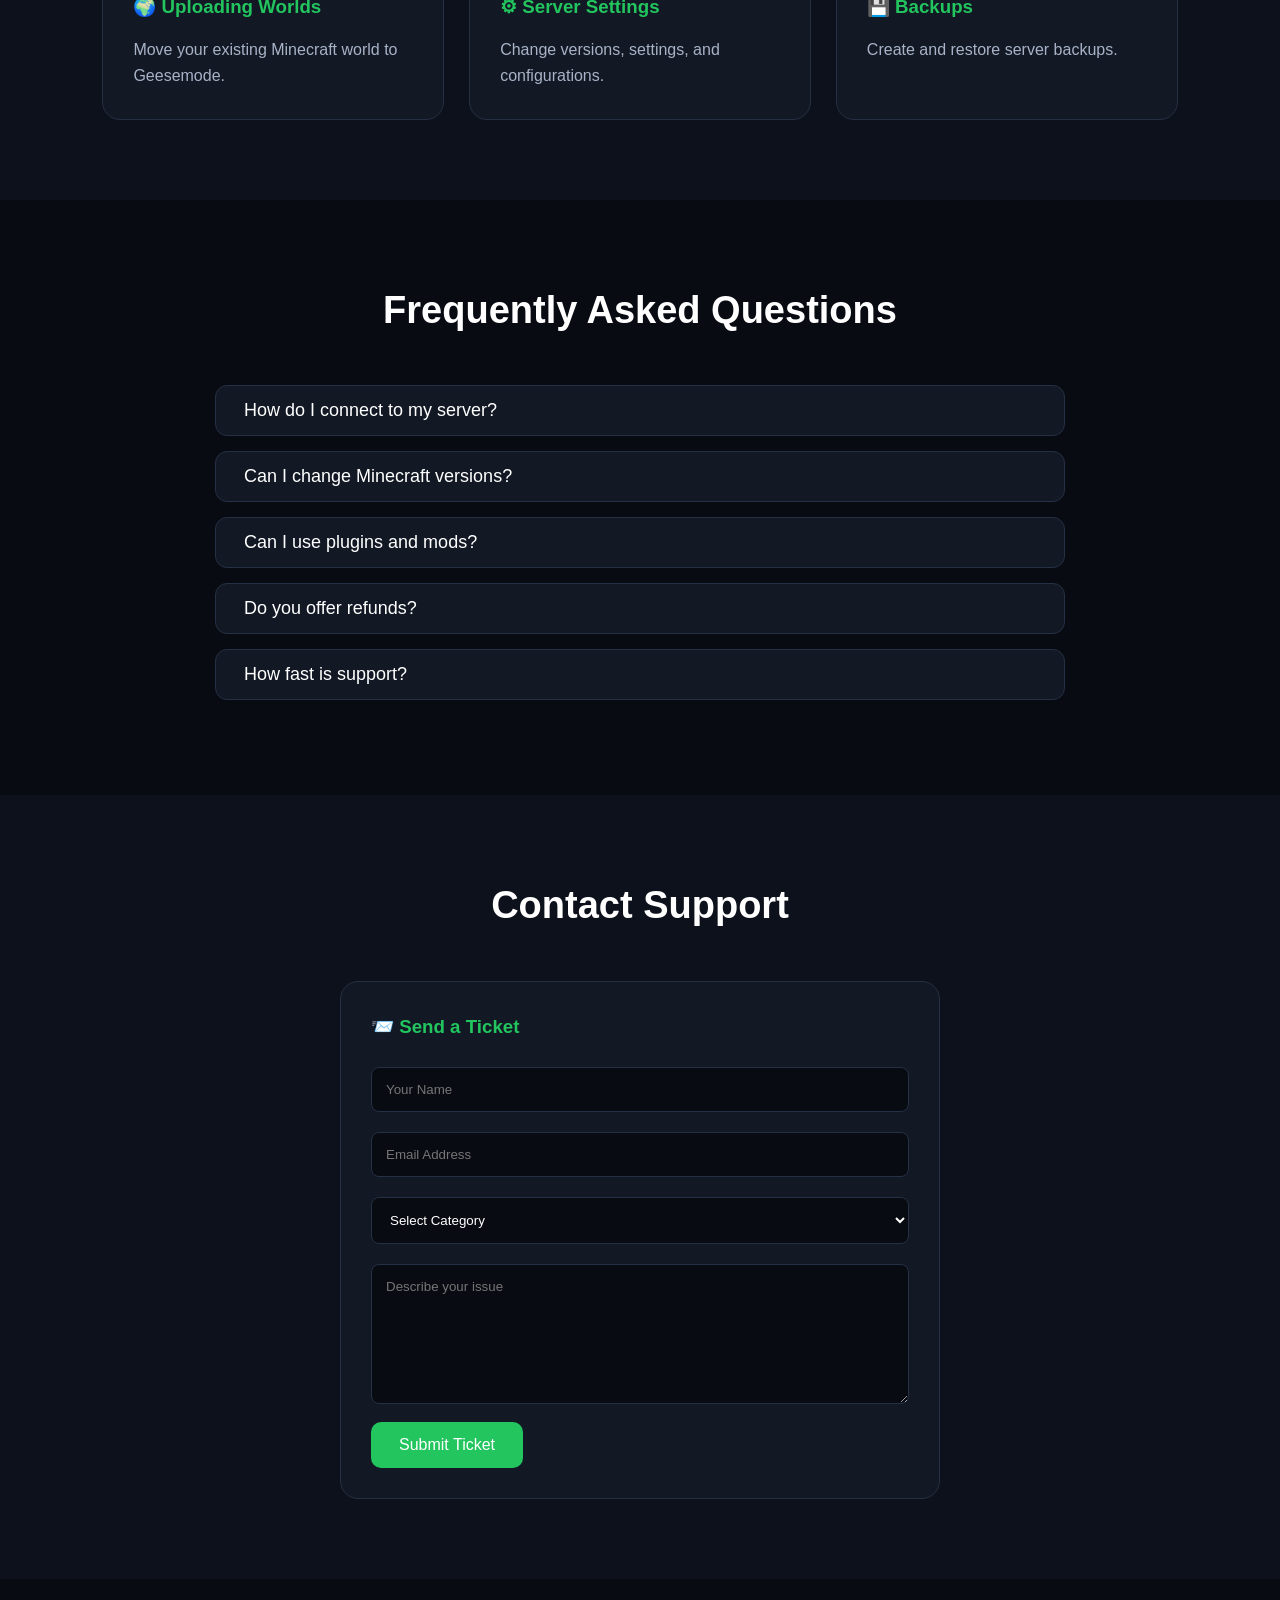
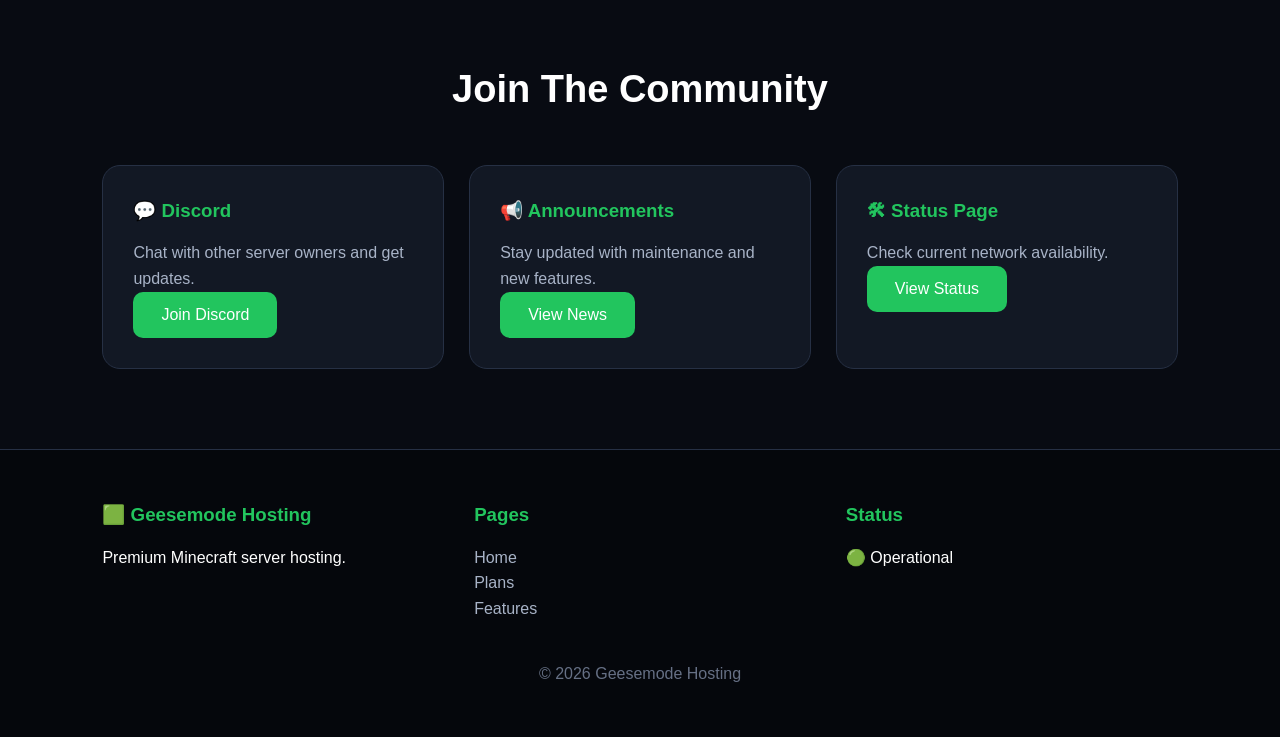
<file: support.html>
<!DOCTYPE html>
<html lang="en">

<head>

<meta charset="UTF-8">
<meta name="viewport" content="width=device-width, initial-scale=1.0">
<link rel="icon" type="image/x-icon" href="icon.png">
<title>Geesemode Hosting | Support</title>

<link rel="stylesheet" href="style.css">

</head>


<body>


<header class="navbar">


<div class="logo">
🪿 Geesemode Hosting
</div>


<nav>

<a href="index.html">Home</a>
<a href="plans.html">Plans</a>
<a href="custom.html">Custom Plan</a>
<a href="features.html">Features</a>
<a href="support.html">Support</a>

</nav>


<button class="mobile-menu" onclick="toggleMenu()">
☰
</button>


</header>







<section class="hero">

<div class="hero-content">

<h1>
Support Center
</h1>

<p>
Need help? Our team is here to keep your Minecraft server running.
</p>

</div>


</section>








<section class="section">


<div class="status-box">


<h2>
🟢 All Systems Operational
</h2>


<p>
All Geesemode services are currently online.
</p>


<div class="status-items">


<div>
🟢 Minecraft Nodes
<br>
Operational
</div>


<div>
🟢 Control Panel
<br>
Operational
</div>


<div>
🟢 Network
<br>
Operational
</div>


<div>
🟢 Billing
<br>
Operational
</div>


</div>


</div>


</section>








<section class="section dark">


<h2>
Knowledge Base
</h2>



<div class="cards">



<div class="card">

<h3>
🚀 Getting Started
</h3>

<p>
Learn how to connect and configure your server.
</p>

</div>



<div class="card">

<h3>
🧩 Installing Plugins
</h3>

<p>
Install plugins using the control panel.
</p>

</div>



<div class="card">

<h3>
🔥 Installing Mods
</h3>

<p>
Setup Forge, Fabric, and modpacks.
</p>

</div>



<div class="card">

<h3>
🌍 Uploading Worlds
</h3>

<p>
Move your existing Minecraft world to Geesemode.
</p>

</div>



<div class="card">

<h3>
⚙ Server Settings
</h3>

<p>
Change versions, settings, and configurations.
</p>

</div>



<div class="card">

<h3>
💾 Backups
</h3>

<p>
Create and restore server backups.
</p>

</div>


</div>


</section>








<section class="section">


<h2>
Frequently Asked Questions
</h2>



<div class="faq">



<div class="faq-item">

<button onclick="toggleFAQ(this)">
How do I connect to my server?
</button>

<p>
Use your server IP or your free geesemode.com subdomain in Minecraft multiplayer.
</p>

</div>





<div class="faq-item">

<button onclick="toggleFAQ(this)">
Can I change Minecraft versions?
</button>

<p>
Yes. You can switch supported versions from your control panel.
</p>

</div>





<div class="faq-item">

<button onclick="toggleFAQ(this)">
Can I use plugins and mods?
</button>

<p>
Yes. Paper, Purpur, Forge, Fabric, and NeoForge are supported.
</p>

</div>





<div class="faq-item">

<button onclick="toggleFAQ(this)">
Do you offer refunds?
</button>

<p>
Refund policies depend on the service agreement and account status.
</p>

</div>





<div class="faq-item">

<button onclick="toggleFAQ(this)">
How fast is support?
</button>

<p>
Average support response time is under 30 minutes.
</p>

</div>



</div>


</section>









<section class="section dark">


<h2>
Contact Support
</h2>



<div class="card contact-card">


<h3>
📨 Send a Ticket
</h3>



<form>


<input type="text" placeholder="Your Name">


<input type="email" placeholder="Email Address">


<select title="Support category">

<option>
Select Category
</option>

<option>
Technical Support
</option>

<option>
Billing
</option>

<option>
Server Issue
</option>

<option>
Account Help
</option>

</select>



<textarea placeholder="Describe your issue"></textarea>



<button type="button">
Submit Ticket
</button>


</form>


</div>


</section>









<section class="section">


<h2>
Join The Community
</h2>



<div class="cards">


<div class="card">

<h3>
💬 Discord
</h3>

<p>
Chat with other server owners and get updates.
</p>

<button>
Join Discord
</button>

</div>



<div class="card">

<h3>
📢 Announcements
</h3>

<p>
Stay updated with maintenance and new features.
</p>

<button>
View News
</button>

</div>



<div class="card">

<h3>
🛠 Status Page
</h3>

<p>
Check current network availability.
</p>

<button>
View Status
</button>

</div>


</div>


</section>








<footer>


<div class="footer-grid">


<div>

<h3>
🟩 Geesemode Hosting
</h3>

<p>
Premium Minecraft server hosting.
</p>

</div>


<div>

<h3>
Pages
</h3>

<a href="index.html">
Home
</a>
<br>

<a href="plans.html">
Plans
</a>
<br>

<a href="features.html">
Features
</a>

</div>


<div>

<h3>
Status
</h3>

<p>
🟢 Operational
</p>

</div>


</div>



<p class="copyright">
© 2026 Geesemode Hosting
</p>


</footer>





<script src="script.js"></script>


</body>

</html>
</file>
<file: style.css>
* {
    margin:0;
    padding:0;
    box-sizing:border-box;
    font-family:Inter, Arial, Helvetica, sans-serif;
}

:root {
    --bg:#080b12;
    --card:#121824;
    --card2:#182131;
    --green:#22c55e;
    --green-dark:#16a34a;
    --text:#ffffff;
    --muted:#a8b3c7;
    --border:#263044;
}


body {
    background:var(--bg);
    color:var(--text);
    line-height:1.6;
}


a {
    color:white;
    text-decoration:none;
}


.navbar {

    position:sticky;
    top:0;
    z-index:100;

    display:flex;
    justify-content:space-between;
    align-items:center;

    padding:18px 8%;

    background:rgba(8,11,18,.85);
    -webkit-backdrop-filter:blur(10px);
    backdrop-filter:blur(10px);

    border-bottom:1px solid var(--border);

}


.logo {

    font-size:24px;
    font-weight:800;

    color:var(--green);

}


nav {

    display:flex;
    gap:25px;

}


nav a {

    color:#dbe4f0;
    transition:.2s;

}


nav a:hover {

    color:var(--green);

}


.mobile-menu {

    display:none;

}





.hero {

    min-height:700px;

    padding:80px 8%;

    display:flex;
    align-items:center;
    justify-content:space-between;

    gap:50px;


    background:

    radial-gradient(circle at top right,
    rgba(34,197,94,.25),
    transparent 40%);

}



.hero-content {

    max-width:650px;

}


.hero h1 {

    font-size:60px;

    line-height:1.1;

    margin-bottom:25px;

}


.hero p {

    font-size:20px;

    color:var(--muted);

    margin-bottom:35px;

}



.hero-buttons {

    display:flex;
    gap:15px;

}



.btn,
button {

    background:var(--green);

    color:white;

    border:none;

    padding:14px 28px;

    border-radius:10px;

    font-size:16px;

    cursor:pointer;

    transition:.25s;

}


.btn:hover,
button:hover {

    background:var(--green-dark);

    transform:translateY(-2px);

}


.secondary {

    background:transparent;

    border:1px solid var(--green);

}





.hero-card {

    background:var(--card);

    padding:35px;

    border-radius:18px;

    border:1px solid var(--border);

    width:350px;

    box-shadow:0 20px 50px #000;

}


.hero-card h3 {

    color:var(--green);

    margin-bottom:20px;

}


.hero-card p {

    margin:15px 0;

    font-size:16px;

}





.stats {

    display:grid;

    grid-template-columns:
    repeat(4,1fr);

    gap:20px;

    padding:40px 8%;

}



.stat {

    background:var(--card);

    border:1px solid var(--border);

    border-radius:15px;

    text-align:center;

    padding:30px;

}


.stat h2 {

    color:var(--green);

    font-size:40px;

}


.stat p {

    color:var(--muted);

}





.section {

    padding:80px 8%;

}


.section.dark {

    background:#0d111b;

}


.section > h2 {

    text-align:center;

    font-size:38px;

    margin-bottom:45px;

}



.center {

    text-align:center;

    color:var(--muted);

}





.cards {

    display:grid;

    grid-template-columns:
    repeat(auto-fit,minmax(260px,1fr));

    gap:25px;

}




.card,
.plan-card {

    background:var(--card);

    border:1px solid var(--border);

    border-radius:18px;

    padding:30px;

    transition:.25s;

}


.card:hover,
.plan-card:hover {

    transform:translateY(-8px);

    border-color:var(--green);

}



.card h3,
.plan-card h3 {

    color:var(--green);

    margin-bottom:15px;

}


.card p {

    color:var(--muted);

}






.software {

    display:flex;

    justify-content:center;

    flex-wrap:wrap;

    gap:15px;

}



.software span {

    background:var(--card);

    border:1px solid var(--border);

    padding:15px 25px;

    border-radius:50px;

    transition:.2s;

}


.software span:hover {

    border-color:var(--green);

    transform:scale(1.05);

}

.plan-card {

    text-align:center;

    position:relative;

}


.plan-card h1 {

    font-size:42px;

    margin:20px 0;

}


.plan-card h1 span {

    font-size:16px;

    color:var(--muted);

}


.plan-card ul {

    list-style:none;

    text-align:left;

    margin:25px 0;

}


.plan-card li {

    padding:8px 0;

    color:#dbe4f0;

}


.plan-card button {

    width:100%;

}



.featured {

    border:2px solid var(--green);

    transform:scale(1.05);

}



.featured:hover {

    transform:scale(1.08);

}



.badge {

    position:absolute;

    top:-15px;

    left:50%;

    transform:translateX(-50%);

    background:var(--green);

    padding:5px 20px;

    border-radius:20px;

    font-size:13px;

    font-weight:bold;

}






.domain-box {

    max-width:700px;

    margin:auto;

    text-align:center;

    background:linear-gradient(
    135deg,
    #121824,
    #182131
    );

    padding:50px;

    border-radius:20px;

    border:1px solid var(--border);

}



.domain-box h3 {

    font-size:35px;

    color:var(--green);

    margin-bottom:15px;

}



.domain-box p {

    color:var(--muted);

}





.domain-features {

    display:flex;

    justify-content:center;

    gap:20px;

    flex-wrap:wrap;

    margin-top:30px;

}



.domain-features div {

    background:var(--card);

    padding:12px 20px;

    border-radius:10px;

    border:1px solid var(--border);

}






.faq {

    max-width:850px;

    margin:auto;

}



.faq-item {

    margin-bottom:15px;

    background:var(--card);

    border:1px solid var(--border);

    border-radius:12px;

    overflow:hidden;

}



.faq-item button {

    width:100%;

    text-align:left;

    border-radius:0;

    background:transparent;

    color:white;

    font-size:18px;

}



.faq-item p {

    display:none;

    padding:20px;

    color:var(--muted);

}



.faq-item.active p {

    display:block;

}







footer {

    background:#05070c;

    padding:50px 8%;

    border-top:1px solid var(--border);

}



.footer-grid {

    display:grid;

    grid-template-columns:
    repeat(auto-fit,minmax(220px,1fr));

    gap:40px;

}



.footer-grid h3 {

    color:var(--green);

    margin-bottom:15px;

}



.footer-grid a {

    color:var(--muted);

}



.footer-grid a:hover {

    color:white;

}



.copyright {

    margin-top:40px;

    text-align:center;

    color:#667085;

}







.modal {

    display:none;

    position:fixed;

    inset:0;

    background:rgba(0,0,0,.8);

    z-index:500;

    align-items:center;

    justify-content:center;

}



.modal-box {

    background:var(--card);

    width:90%;

    max-width:450px;

    padding:40px;

    border-radius:20px;

    border:1px solid var(--border);

    text-align:center;

    animation:popup .25s ease;

}



.modal-box h1 {

    color:#ef4444;

    margin-bottom:20px;

}



.modal-box p {

    color:var(--muted);

    margin:12px 0;

}



.modal-box button {

    margin-top:20px;

}





@keyframes popup {

    from {

        transform:scale(.8);

        opacity:0;

    }

    to {

        transform:scale(1);

        opacity:1;

    }

}






@keyframes fadeUp {

    from {

        opacity:0;

        transform:translateY(30px);

    }

    to {

        opacity:1;

        transform:translateY(0);

    }

}



.hero-content,
.hero-card,
.card,
.plan-card {

    animation:fadeUp .6s ease;

}







@media(max-width:900px) {


.navbar {

    padding:18px 5%;

}


nav {

    display:none;

    position:absolute;

    top:70px;

    left:0;

    width:100%;

    background:#080b12;

    flex-direction:column;

    padding:25px;

}


nav.open {

    display:flex;

}



.mobile-menu {

    display:block;

}



.hero {

    flex-direction:column;

    text-align:center;

    padding:60px 5%;

}



.hero h1 {

    font-size:42px;

}



.hero-buttons {

    justify-content:center;

    flex-wrap:wrap;

}



.hero-card {

    width:100%;

}



.stats {

    grid-template-columns:
    repeat(2,1fr);

    padding:30px 5%;

}



.section {

    padding:60px 5%;

}



.featured {

    transform:none;

}



.featured:hover {

    transform:translateY(-8px);

}



}



@media(max-width:500px) {


.stats {

    grid-template-columns:1fr;

}


.hero h1 {

    font-size:34px;

}


.domain-box {

    padding:30px 20px;

}


.domain-box h3 {

    font-size:25px;

}


}
.comparison-wrapper {
    overflow-x:auto;
}

.comparison {
    width:100%;
    border-collapse:collapse;
    background:#121824;
    border-radius:15px;
    overflow:hidden;
}

.comparison th,
.comparison td {
    padding:18px;
    border:1px solid #263044;
    text-align:center;
}

.comparison th {
    color:#22c55e;
}

.comparison td {
    color:#dbe4f0;
}

.custom-builder {
    max-width:600px;
    margin:auto;
}

.custom-builder label {
    display:block;
    margin-top:20px;
    margin-bottom:8px;
    color:#dbe4f0;
}

.check {
    margin-top:15px;
}

.price-box {
    margin:30px 0;
    padding:20px;
    background:#080b12;
    border-radius:12px;
    font-size:20px;
}

.price-box strong {
    color:#22c55e;
    font-size:30px;
}

.status-box {

    max-width:900px;
    margin:auto;

    background:#121824;

    border:1px solid #22c55e;

    padding:35px;

    border-radius:18px;

    text-align:center;

}


.status-box h2 {

    color:#22c55e;

}



.status-items {

    display:grid;

    grid-template-columns:
    repeat(auto-fit,minmax(180px,1fr));

    gap:20px;

    margin-top:30px;

}



.status-items div {

    background:#080b12;

    padding:20px;

    border-radius:12px;

}



.contact-card {

    max-width:600px;

    margin:auto;

}



.contact-card input,
.contact-card textarea,
.contact-card select {

    width:100%;

    margin:10px 0;

    padding:14px;

    border-radius:8px;

    border:1px solid #263044;

    background:#080b12;

    color:white;

}



.contact-card textarea {

    height:140px;

}
</file>
